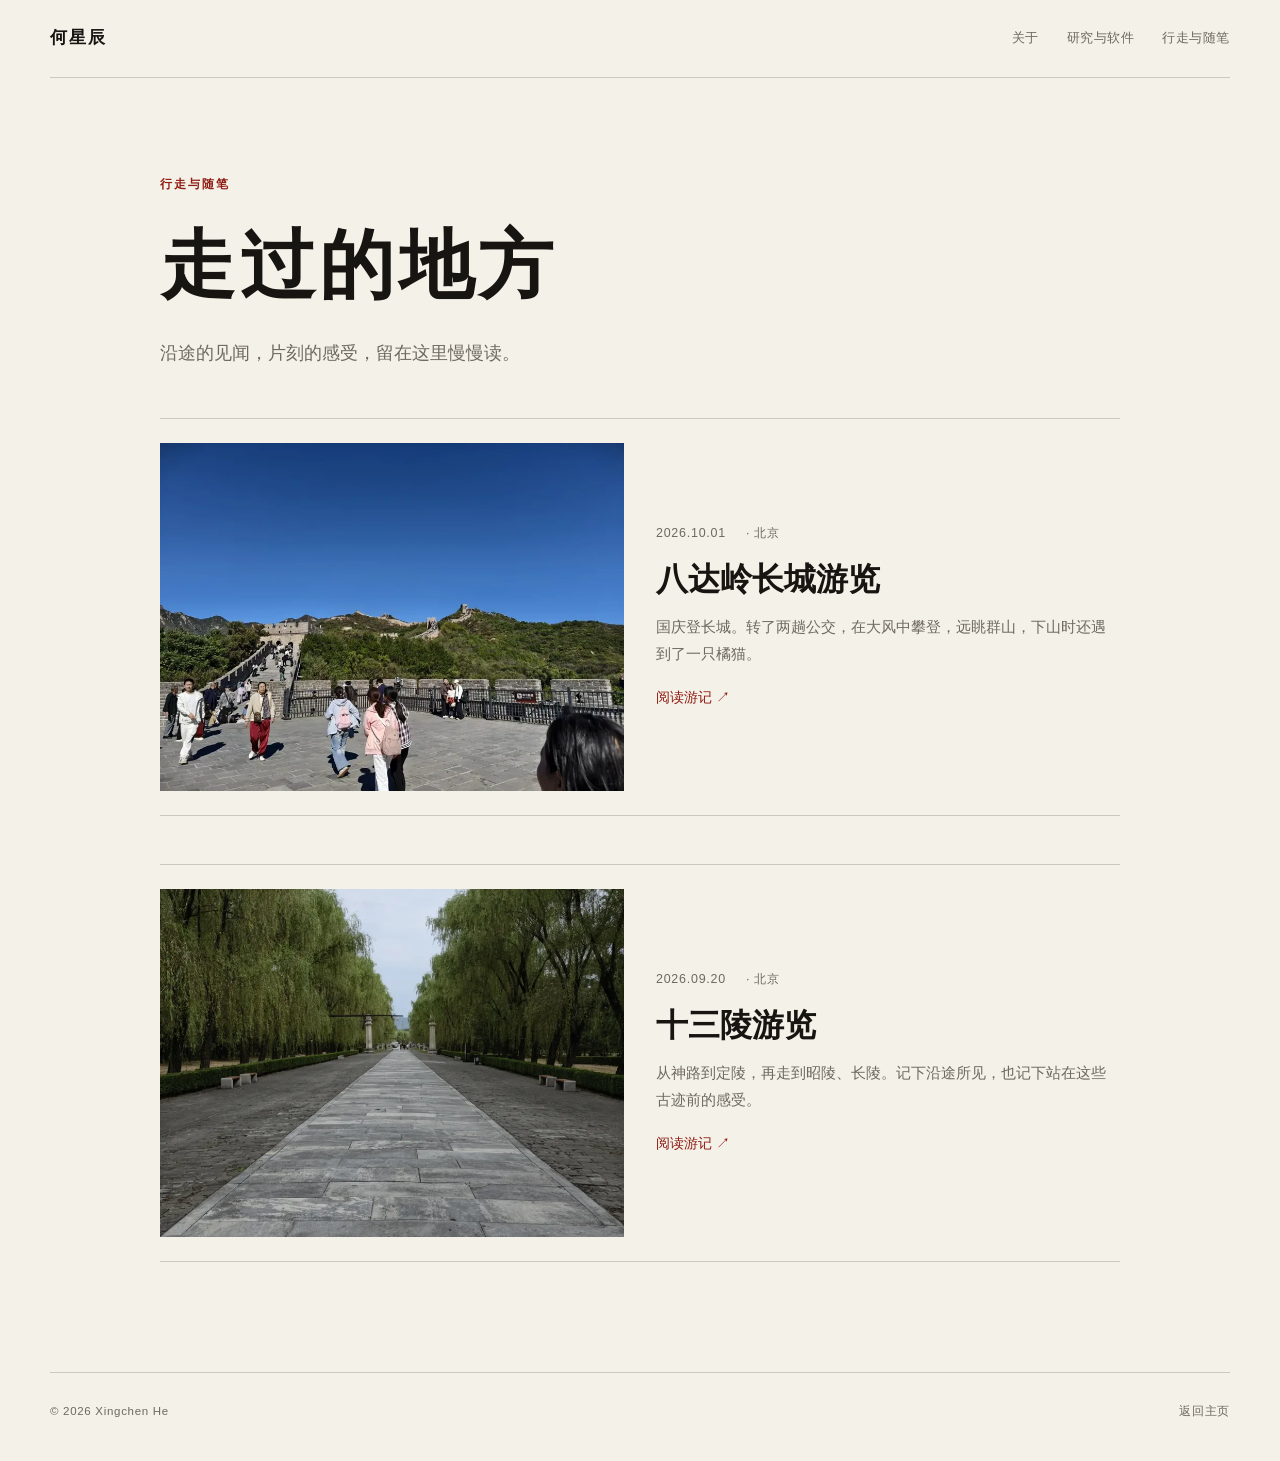
<file: journal/index.html>
<!DOCTYPE html>
<html lang="zh-CN"><head><meta charset="UTF-8"><meta name="viewport" content="width=device-width, initial-scale=1.0"><meta name="description" content="何星辰的行走与随笔，记录旅途中的见闻与感受。"><meta name="author" content="Xingchen He"><title>行走与随笔 | 何星辰</title><link rel="canonical" href="https://chuan1937.github.io/journal/"><link rel="stylesheet" href="../styles.css"><link rel="stylesheet" href="journal.css"></head>
<body><header class="site-header"><a class="site-name" href="../">何星辰</a><nav aria-label="主导航"><a href="../#about">关于</a><a href="../#work">研究与软件</a><a href="./" aria-current="page">行走与随笔</a></nav></header>
<main class="journal-index"><p class="section-label">行走与随笔</p><h1>走过的地方</h1><p class="journal-intro">沿途的见闻，片刻的感受，留在这里慢慢读。</p><a class="journal-card" href="2026-10-01-badaling/">
  <img src="../assets/images/travel/2026-10-01-badaling/cover.webp" width="900" height="675" alt="蓝天下的八达岭长城与登城游客" loading="lazy" decoding="async">
  <div class="journal-card-copy"><p class="journal-meta"><time datetime="2026-10-01">2026.10.01</time> · 北京</p><h3>八达岭长城游览</h3><p>国庆登长城。转了两趟公交，在大风中攀登，远眺群山，下山时还遇到了一只橘猫。</p><span class="read-link">阅读游记 ↗</span></div>
</a>
<a class="journal-card" href="2026-09-20-ming-tombs/">
  <img src="../assets/images/travel/2026-09-20-ming-tombs/cover.webp" width="900" height="675" alt="树荫之间的十三陵神路" loading="lazy" decoding="async">
  <div class="journal-card-copy"><p class="journal-meta"><time datetime="2026-09-20">2026.09.20</time> · 北京</p><h3>十三陵游览</h3><p>从神路到定陵，再走到昭陵、长陵。记下沿途所见，也记下站在这些古迹前的感受。</p><span class="read-link">阅读游记 ↗</span></div>
</a></main><footer><p>© 2026 Xingchen He</p><a href="../">返回主页</a></footer></body></html>
</file>
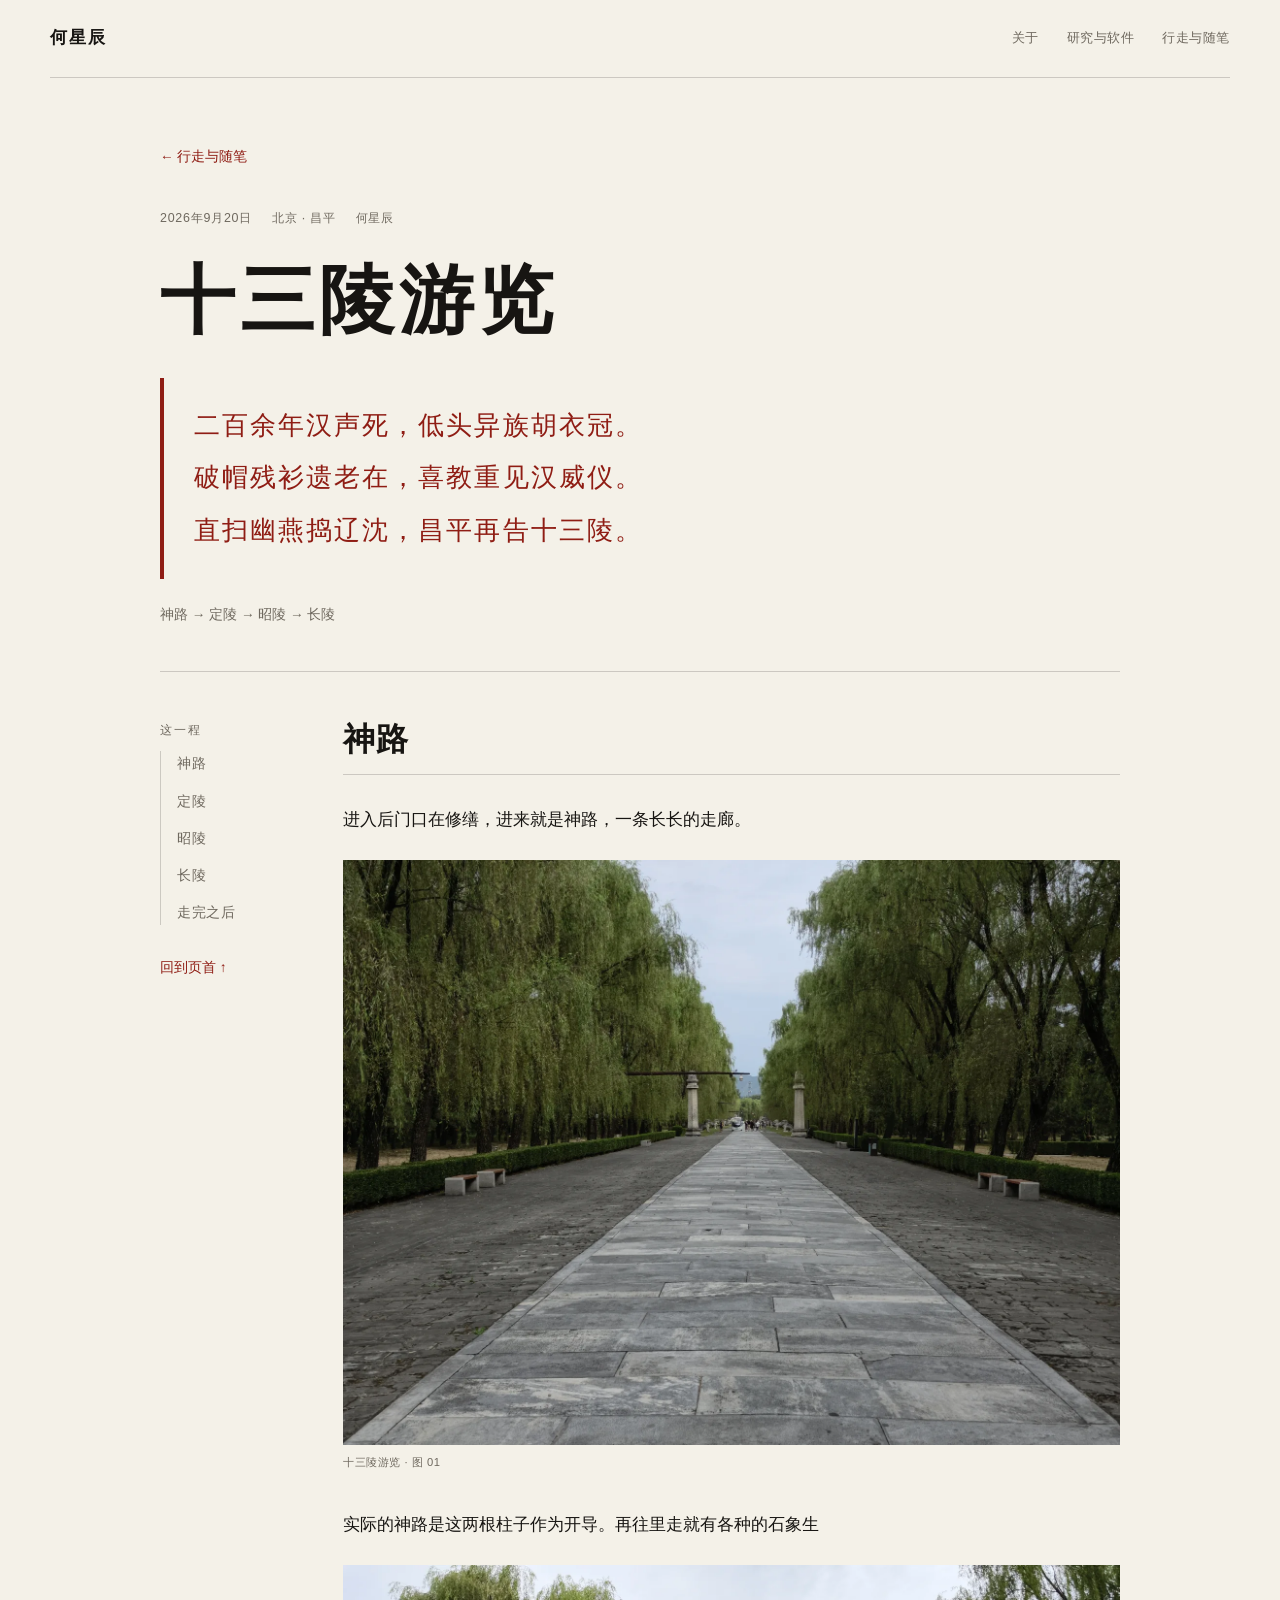
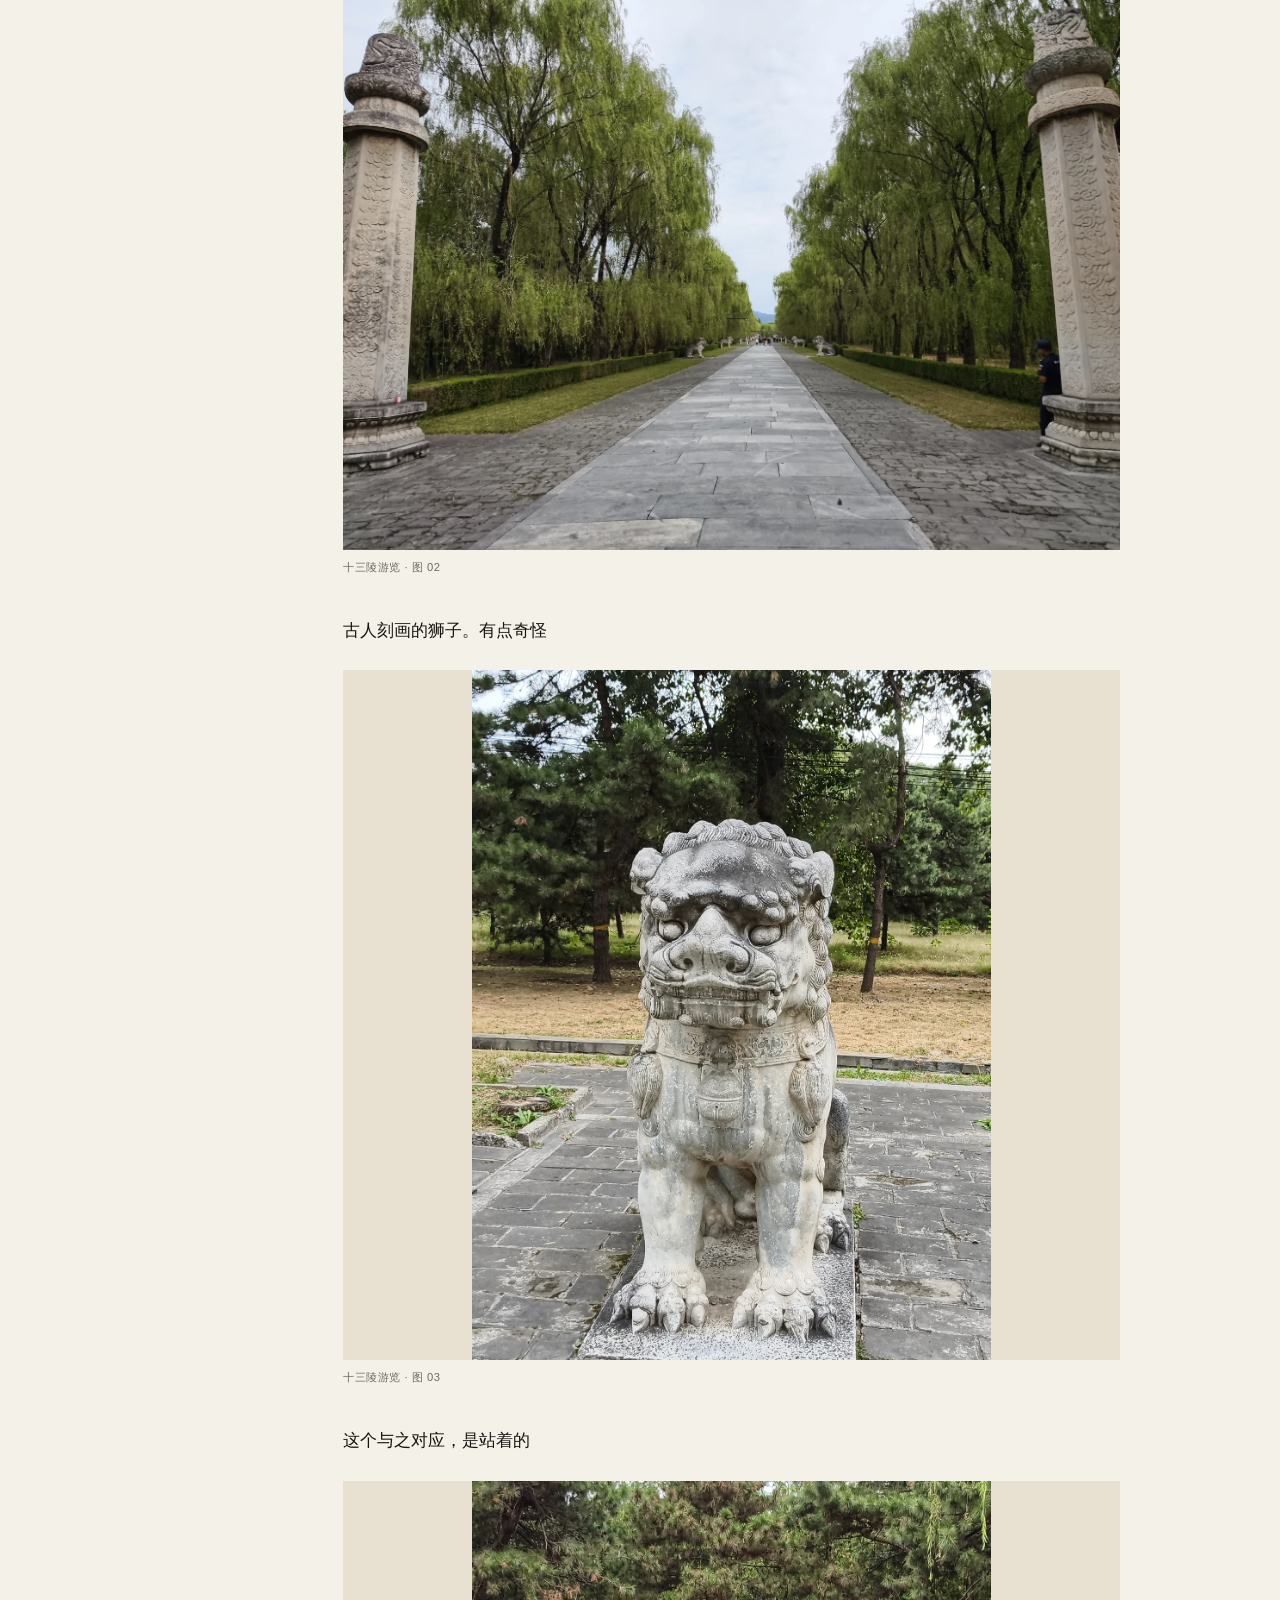
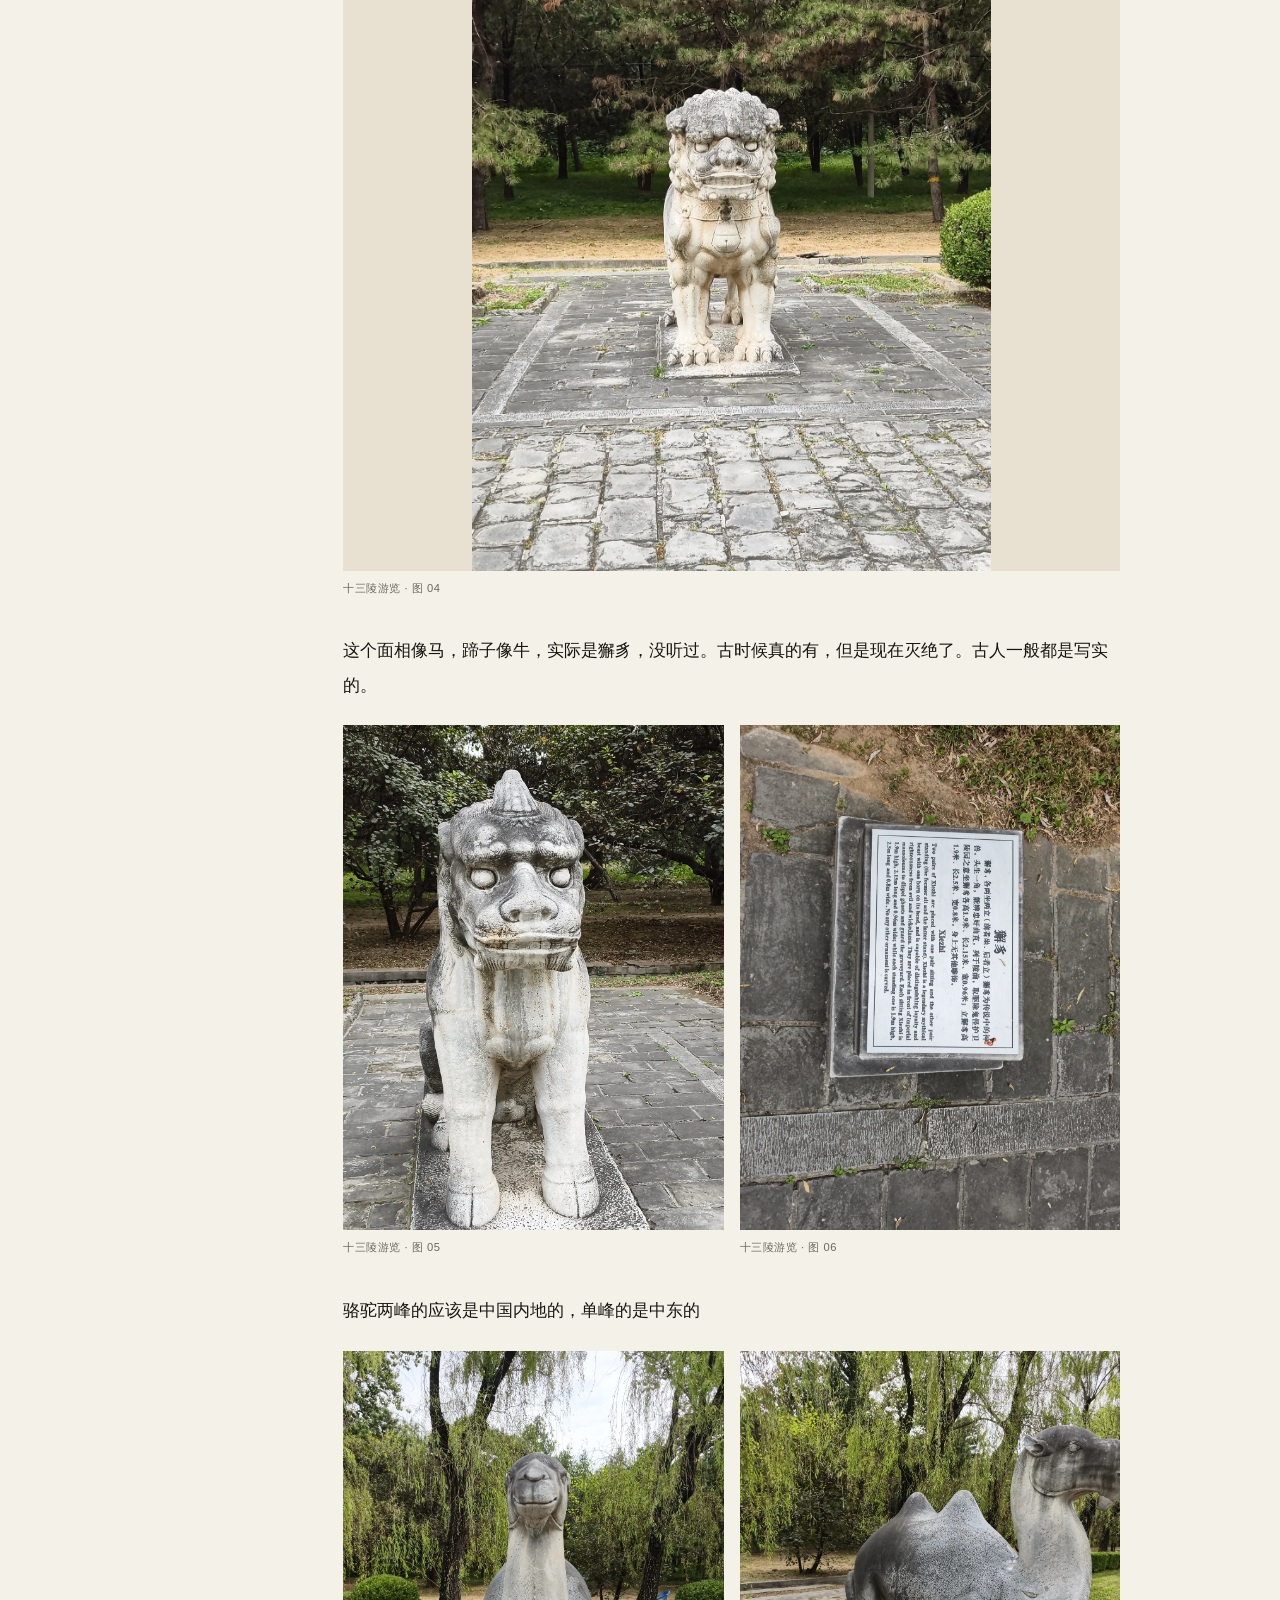
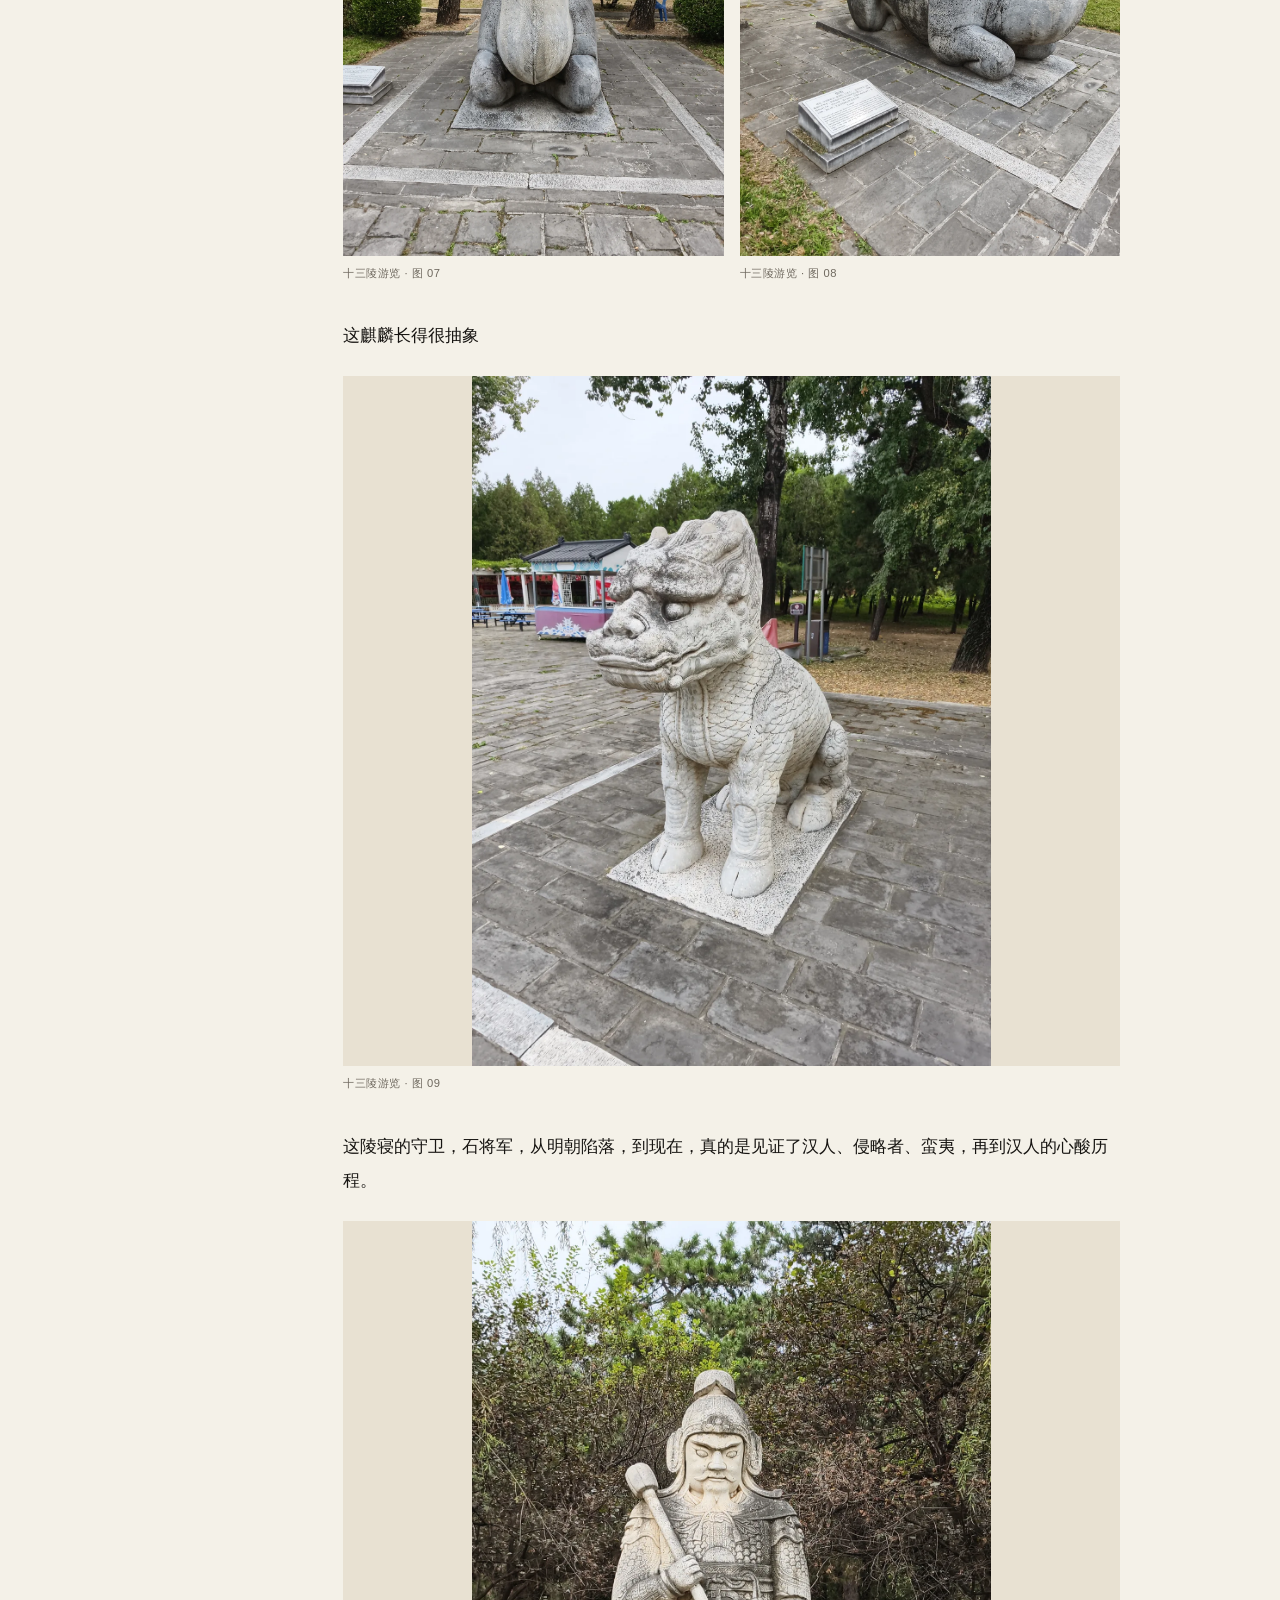
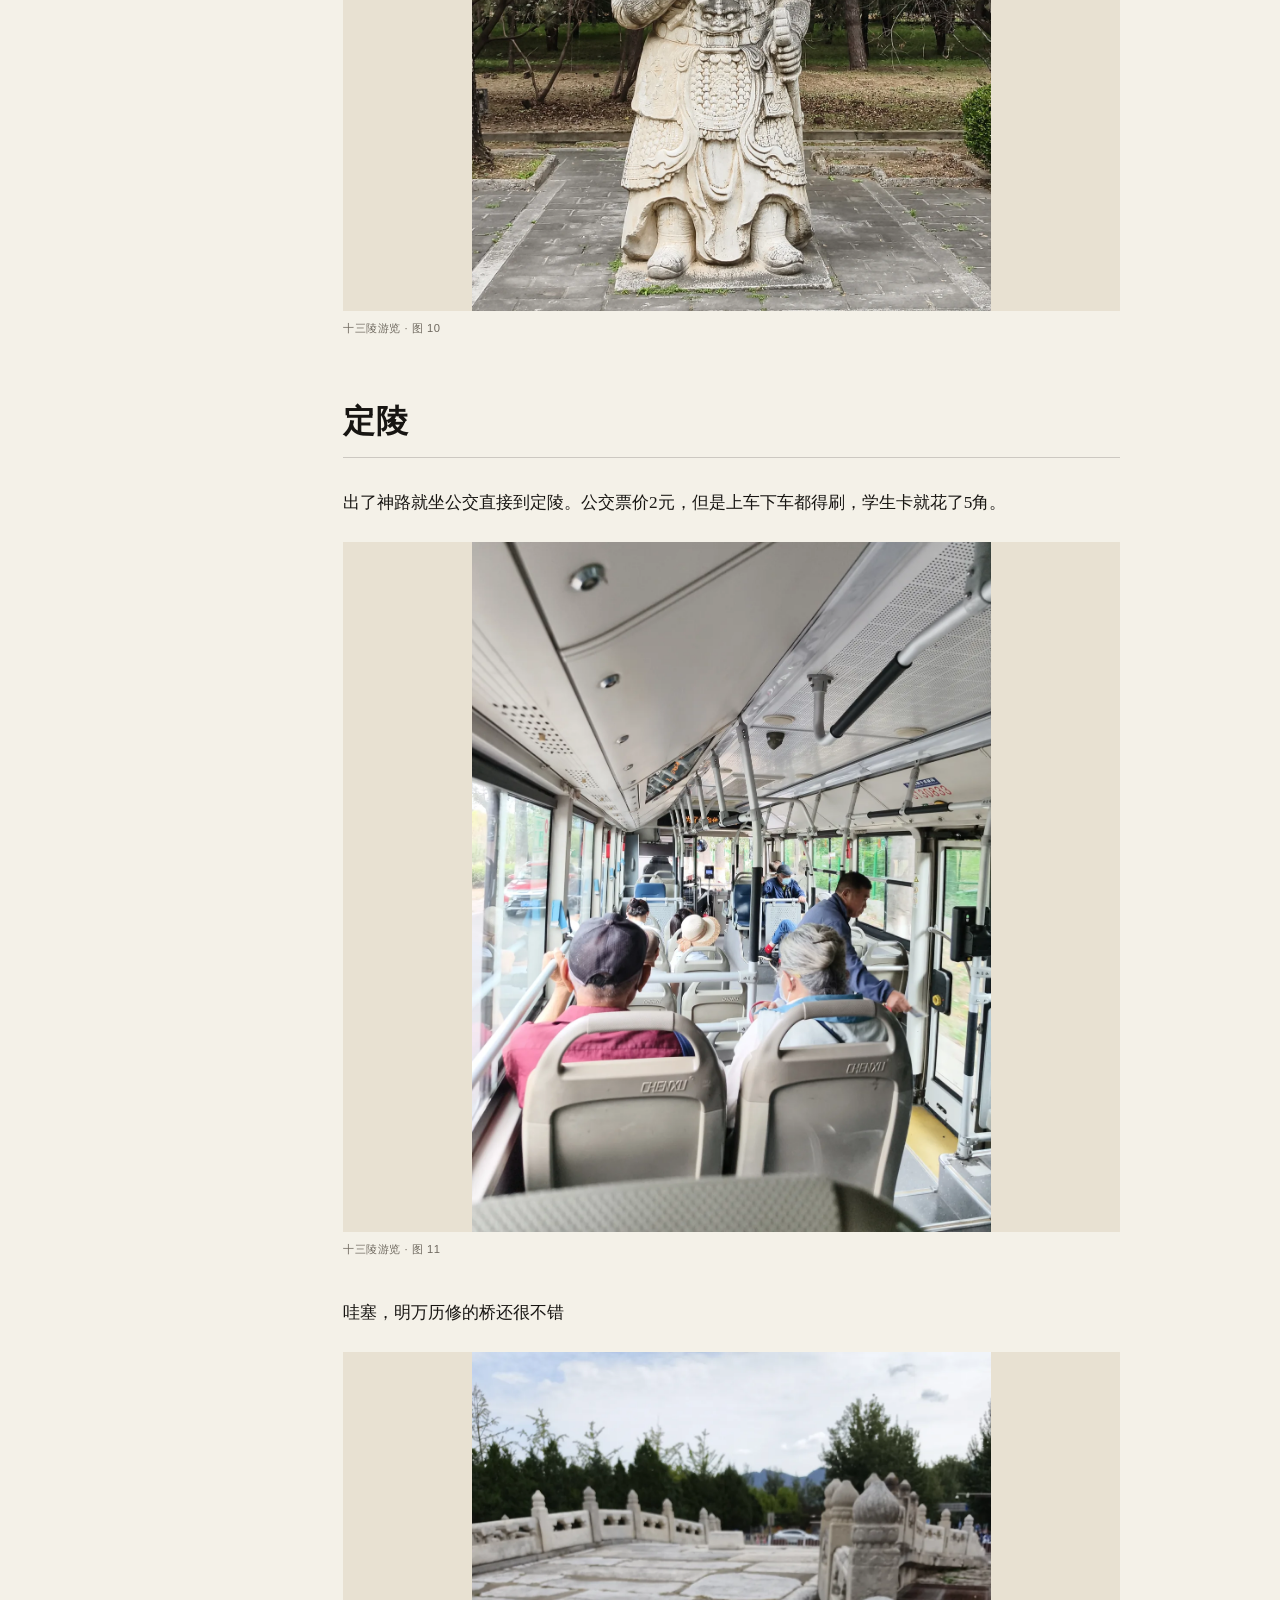
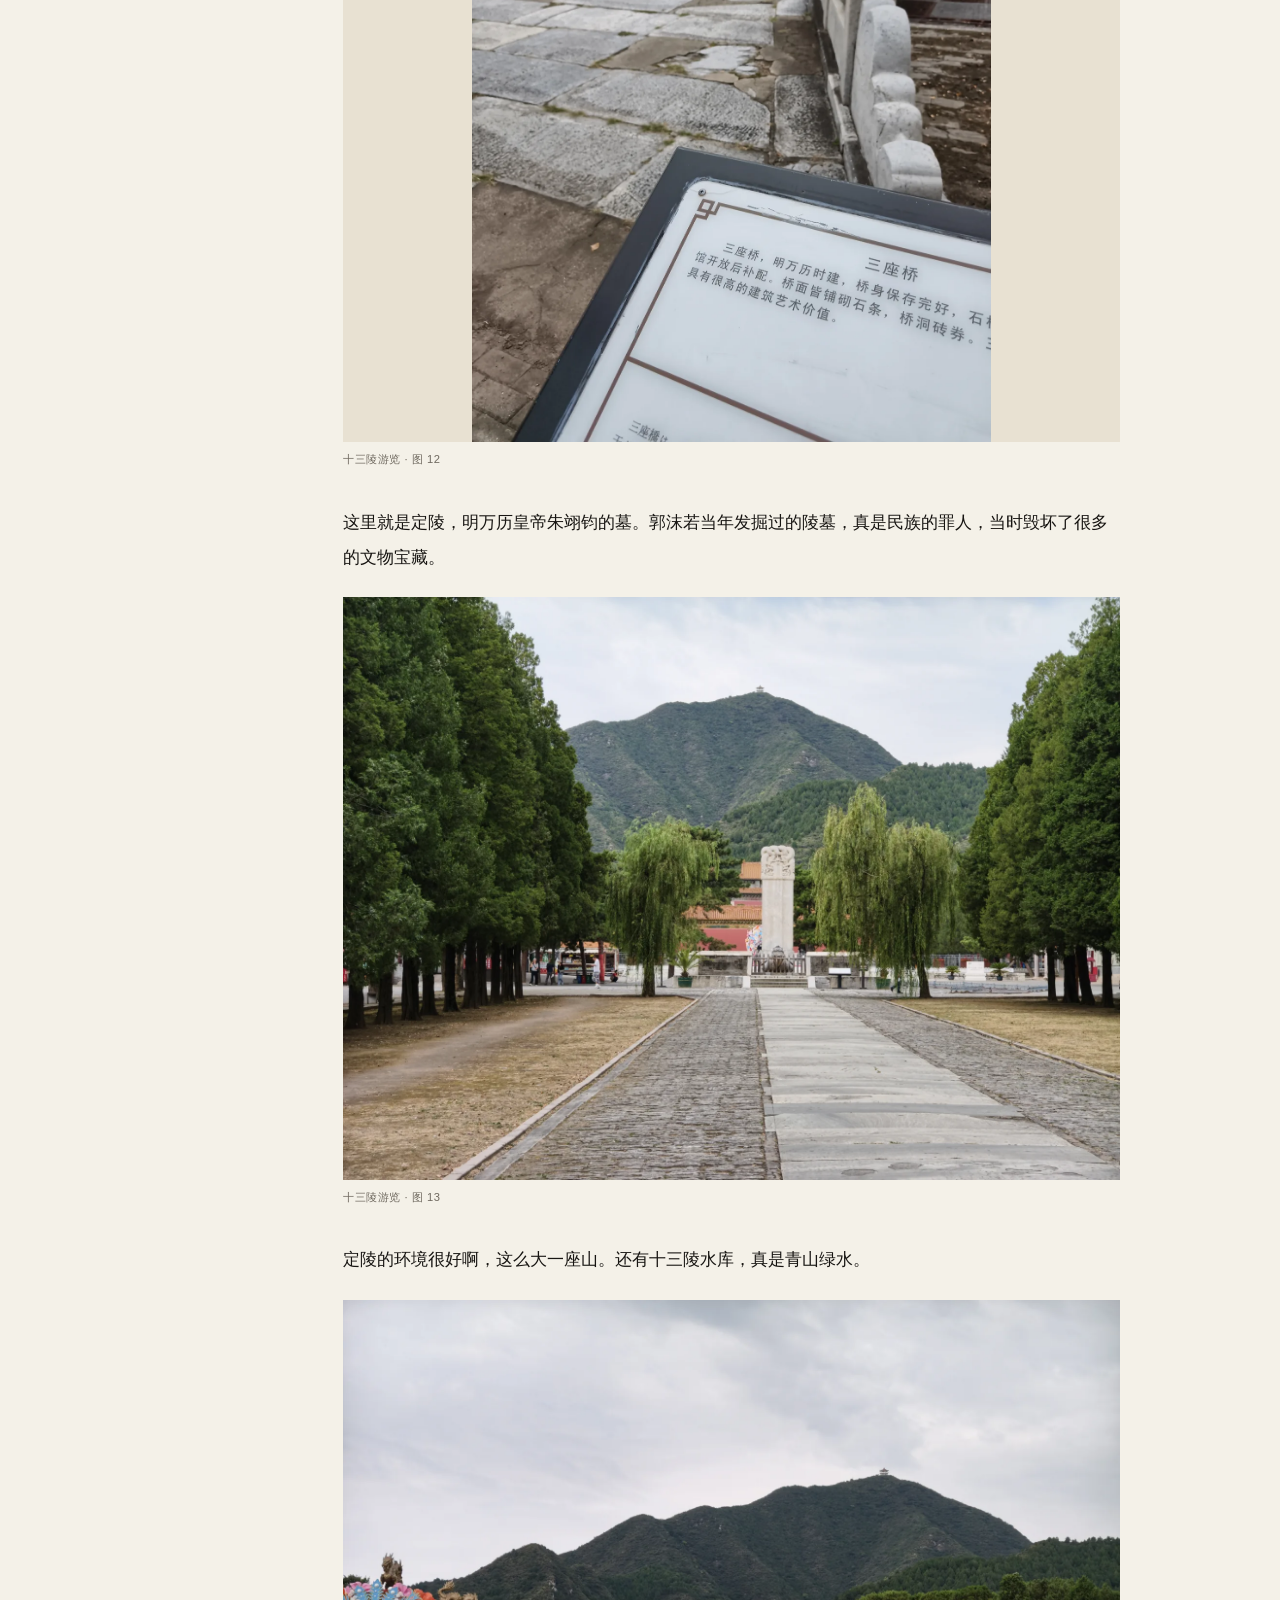
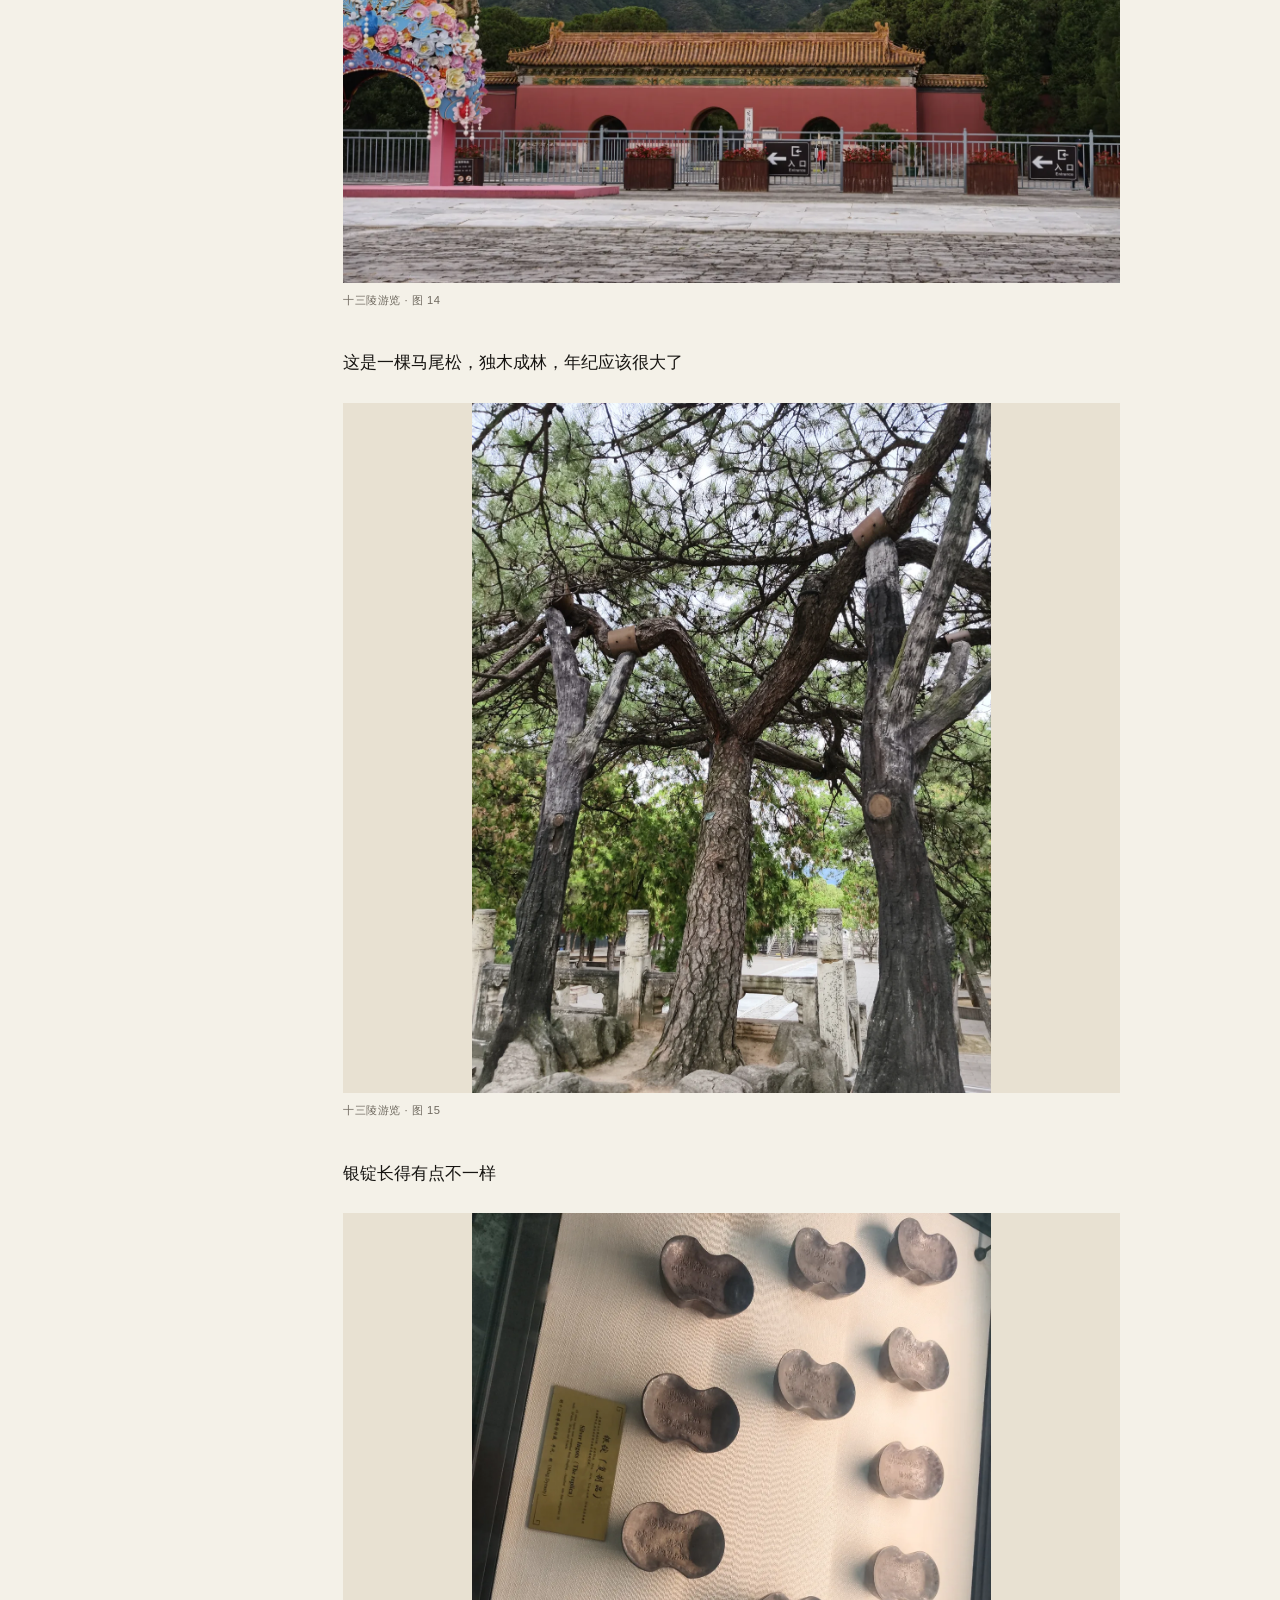
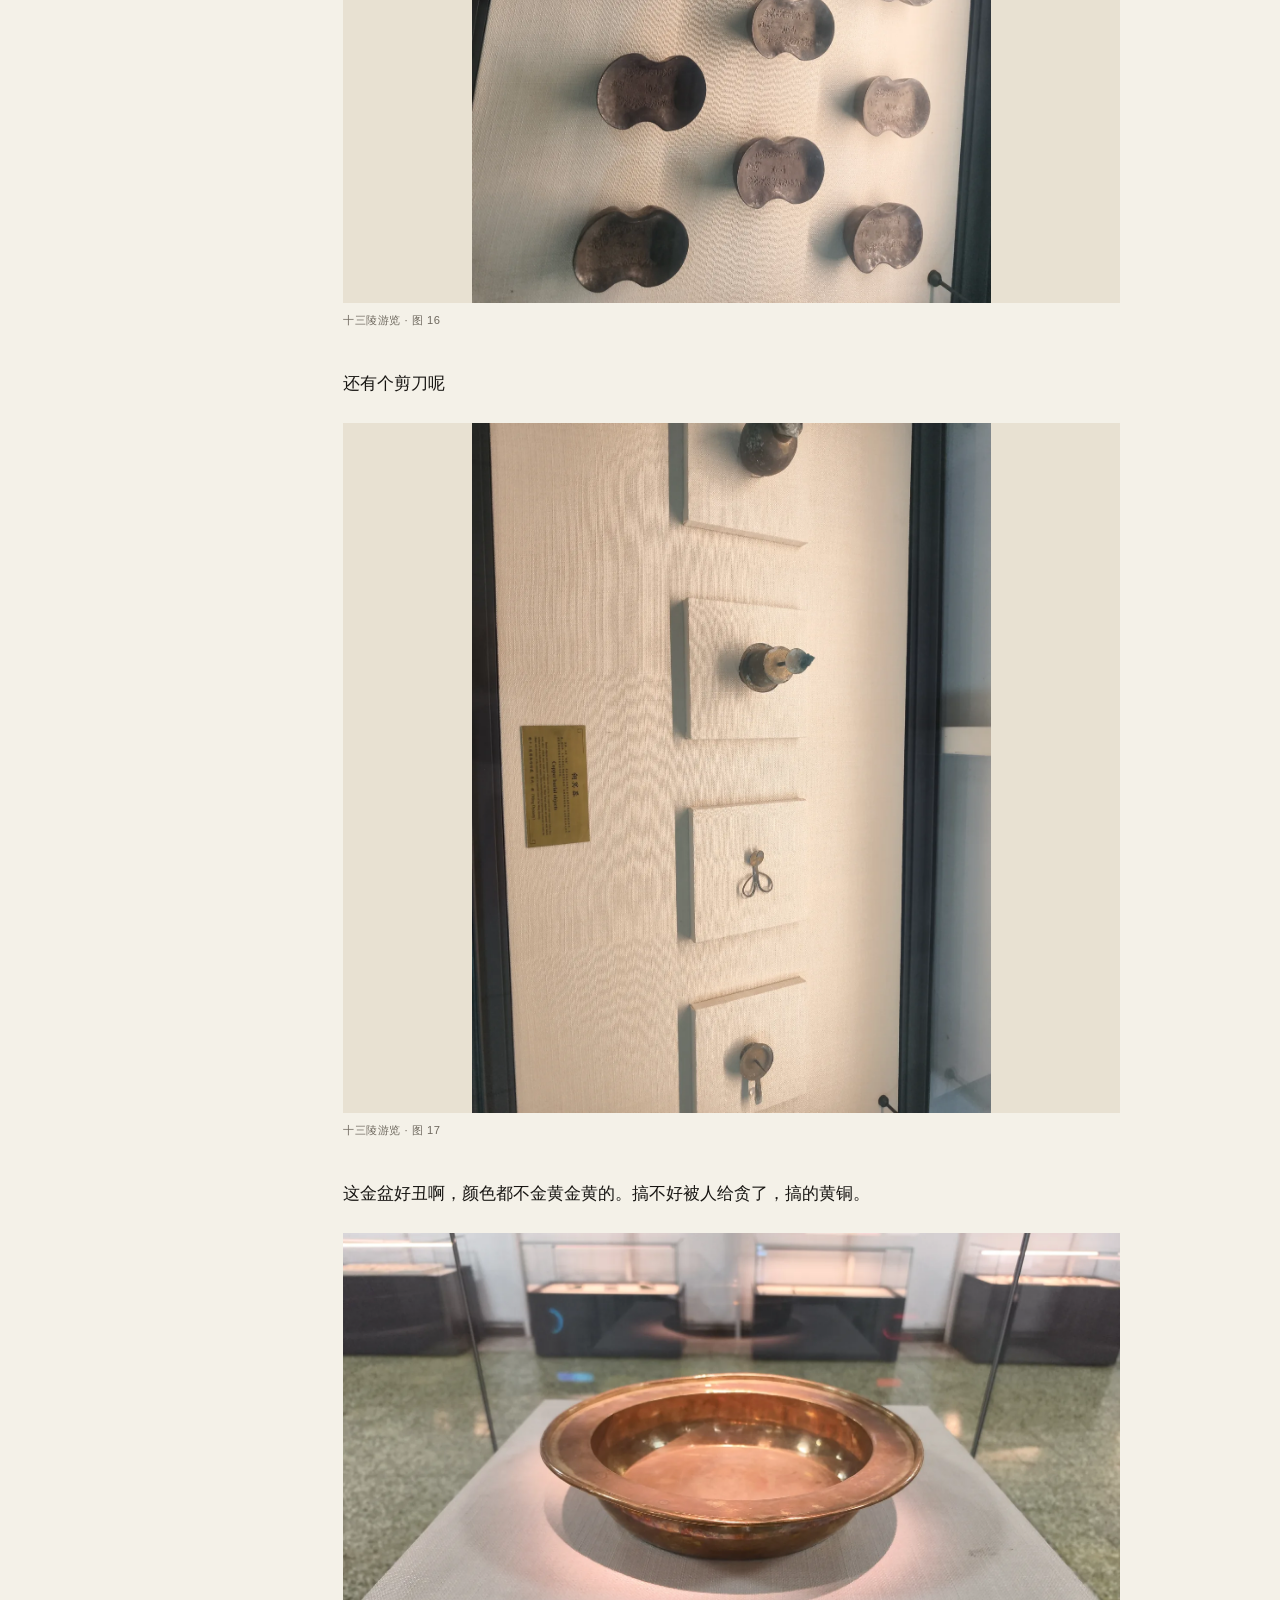
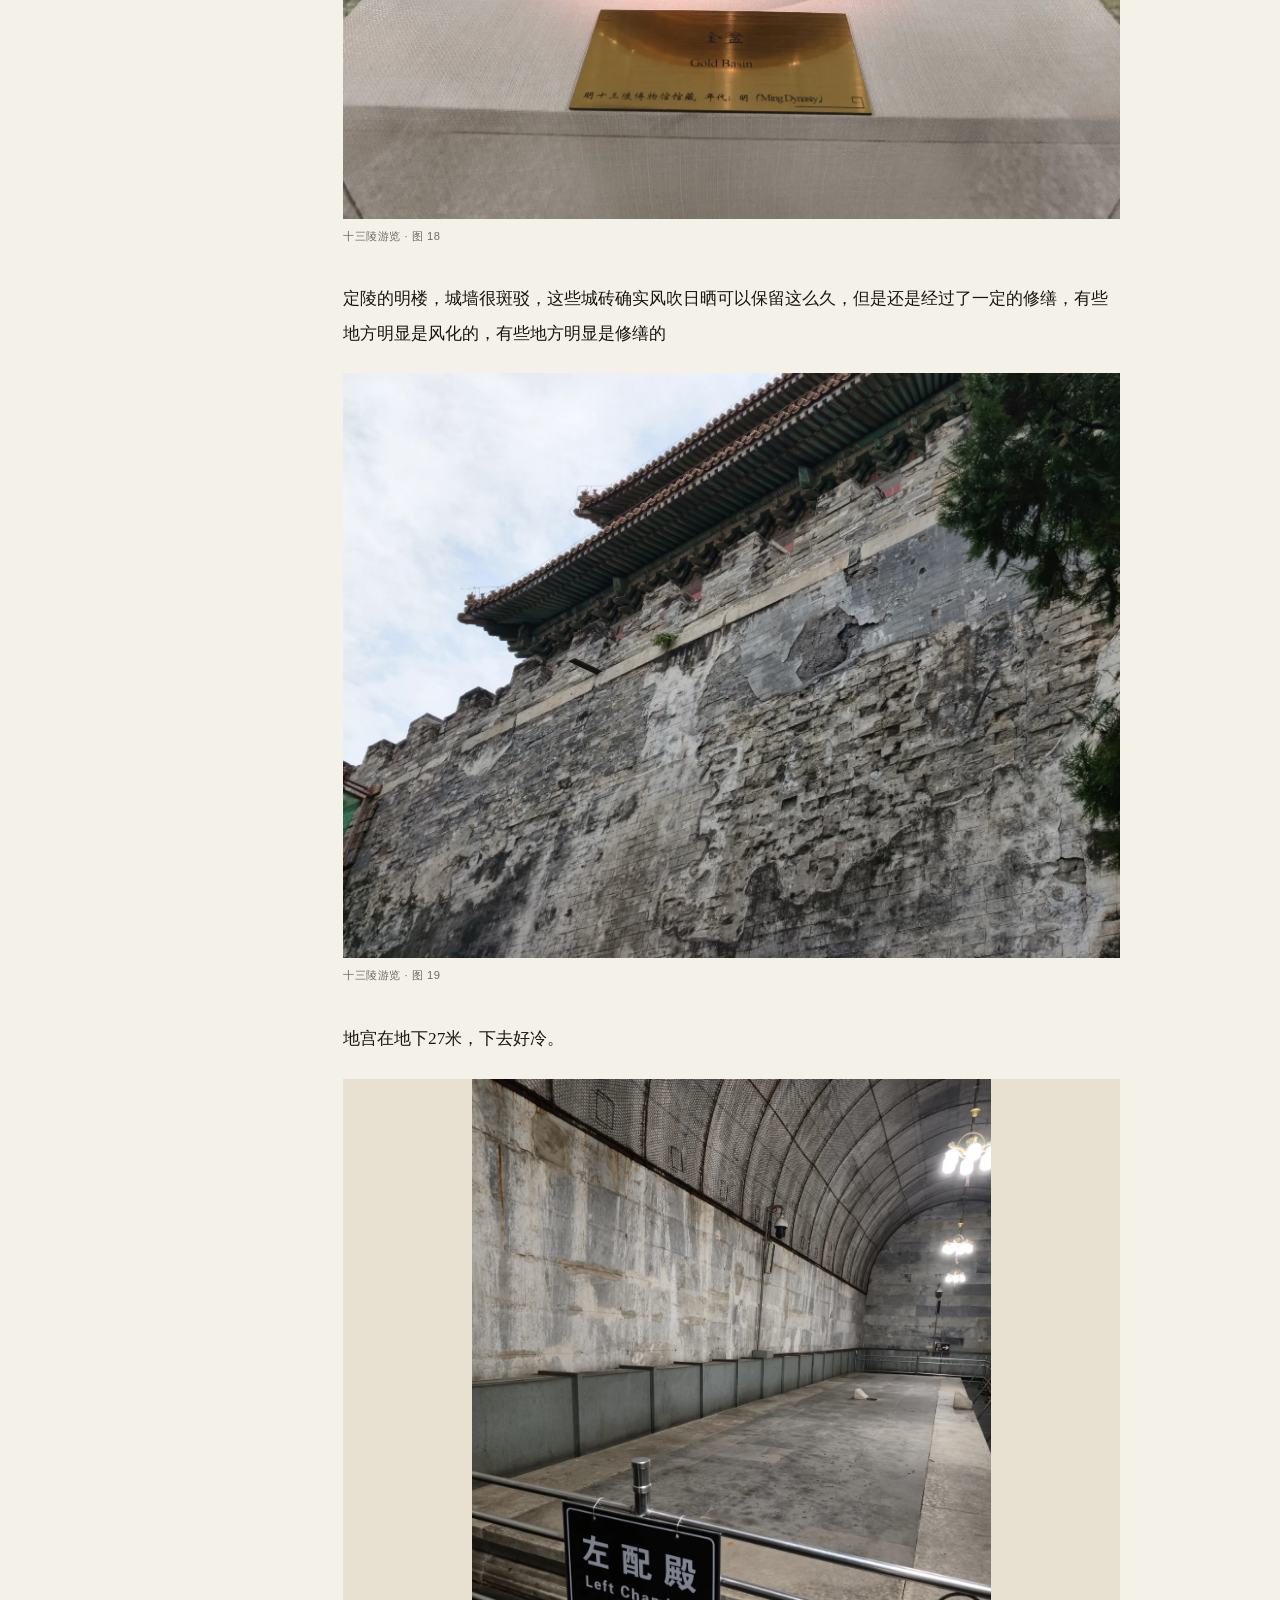
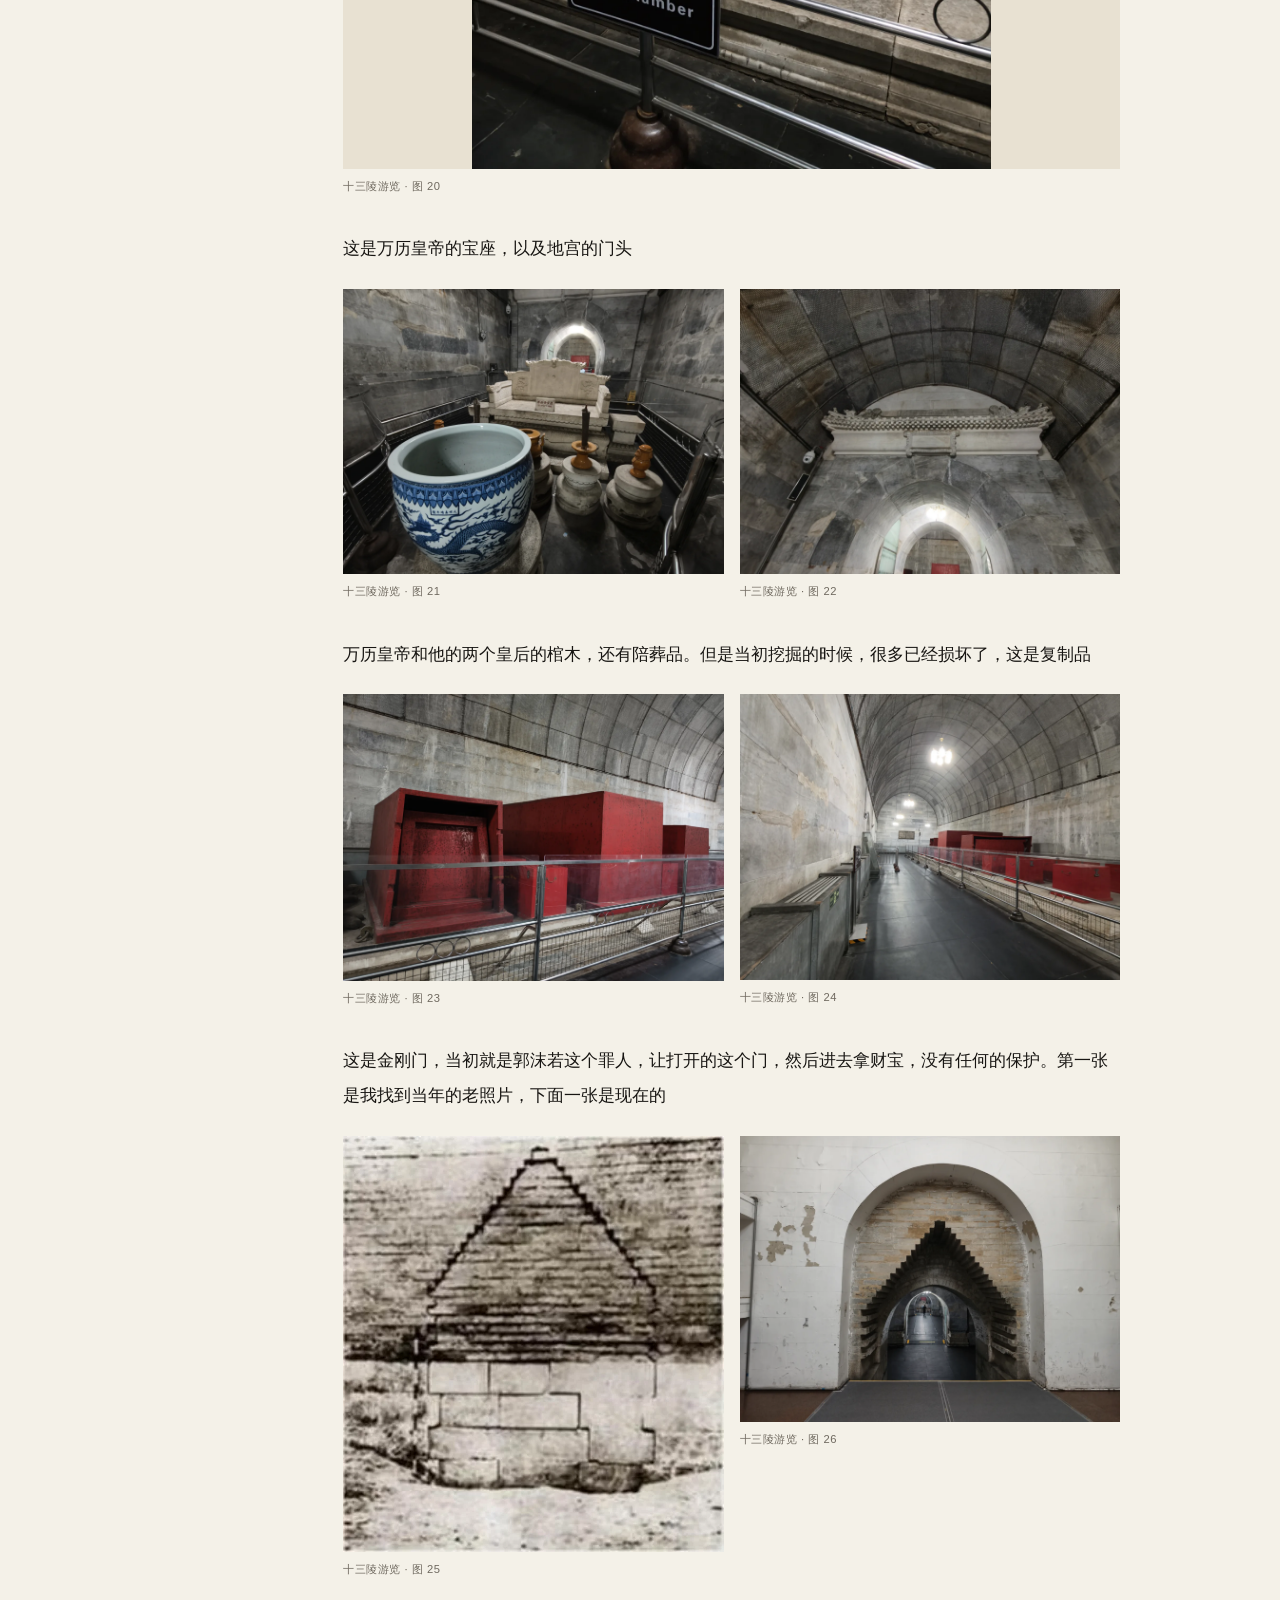
<file: journal/2026-09-20-ming-tombs/index.html>
<!DOCTYPE html>
<html lang="zh-CN">
<head>
  <meta charset="UTF-8">
  <meta name="viewport" content="width=device-width, initial-scale=1.0">
  <meta name="author" content="Xingchen He">
  <meta name="description" content="2026年9月20日的十三陵游记：从神路到定陵、昭陵与长陵，用文字和43张图片记下一天的见闻。">
  <meta property="og:title" content="十三陵游览 | 何星辰">
  <meta property="og:description" content="神路、定陵、昭陵、长陵。一日行走，沿途所见。">
  <meta property="og:type" content="article">
  <meta property="og:url" content="https://chuan1937.github.io/journal/2026-09-20-ming-tombs/">
  <meta property="og:image" content="https://chuan1937.github.io/assets/images/travel/2026-09-20-ming-tombs/cover.webp">
  <meta property="article:published_time" content="2026-09-20">
  <link rel="canonical" href="https://chuan1937.github.io/journal/2026-09-20-ming-tombs/">
  <title>十三陵游览 | 何星辰</title>
  <link rel="stylesheet" href="../../styles.css">
  <link rel="stylesheet" href="../journal.css">
</head>
<body class="journal-page">
  <a class="skip-link" href="#article">跳到正文</a>
  <header class="site-header">
    <a class="site-name" href="../../">何星辰</a>
    <nav aria-label="主导航"><a href="../../#about">关于</a><a href="../../#work">研究与软件</a><a href="../" aria-current="true">行走与随笔</a></nav>
  </header>
  <main id="top">
    <header class="journal-heading">
      <a class="back-link" href="../">← 行走与随笔</a>
      <p class="journal-meta"><time datetime="2026-09-20">2026年9月20日</time><span>北京 · 昌平</span><span>何星辰</span></p>
      <h1>十三陵游览</h1>
      <p class="journal-epigraph">二百余年汉声死，低头异族胡衣冠。<br>破帽残衫遗老在，喜教重见汉威仪。<br>直扫幽燕捣辽沈，昌平再告十三陵。</p>
      <p class="journal-route">神路 → 定陵 → 昭陵 → 长陵</p>
      <p class="journal-views" data-views hidden>本文阅读 <span id="vercount_value_page_pv" data-views-count>…</span> 次</p>
    </header>
    <div class="journal-layout">
      <aside class="journal-toc" aria-label="游记目录"><p>这一程</p><nav aria-label="文章章节"><a href="#shenlu">神路</a><a href="#dingling">定陵</a><a href="#zhaoling">昭陵</a><a href="#changling">长陵</a><a href="#afterword">走完之后</a></nav><a class="back-link" href="#top">回到页首 ↑</a></aside>
      <article id="article" class="journal-body">
<section class="journal-section" id="shenlu" aria-labelledby="shenlu-title"><h2 id="shenlu-title">神路</h2>
<p>进入后门口在修缮，进来就是神路，一条长长的走廊。</p>
<div class="photo-group">
<figure><a href="../../assets/images/travel/2026-09-20-ming-tombs/01.webp" target="_blank" rel="noopener" aria-label="查看图 01 大图（新窗口）"><img src="../../assets/images/travel/2026-09-20-ming-tombs/01.webp" alt="神路游览记录，第 1 张图片" width="1600" height="1205" loading="lazy" decoding="async"></a><figcaption>十三陵游览 · 图 01</figcaption></figure>
</div>
<p>实际的神路是这两根柱子作为开导。再往里走就有各种的石象生</p>
<div class="photo-group">
<figure><a href="../../assets/images/travel/2026-09-20-ming-tombs/02.webp" target="_blank" rel="noopener" aria-label="查看图 02 大图（新窗口）"><img src="../../assets/images/travel/2026-09-20-ming-tombs/02.webp" alt="神路游览记录，第 2 张图片" width="1600" height="1205" loading="lazy" decoding="async"></a><figcaption>十三陵游览 · 图 02</figcaption></figure>
</div>
<p>古人刻画的狮子。有点奇怪</p>
<div class="photo-group">
<figure><a href="../../assets/images/travel/2026-09-20-ming-tombs/03.webp" target="_blank" rel="noopener" aria-label="查看图 03 大图（新窗口）"><img src="../../assets/images/travel/2026-09-20-ming-tombs/03.webp" alt="神路游览记录，第 3 张图片" width="1205" height="1600" loading="lazy" decoding="async"></a><figcaption>十三陵游览 · 图 03</figcaption></figure>
</div>
<p>这个与之对应，是站着的</p>
<div class="photo-group">
<figure><a href="../../assets/images/travel/2026-09-20-ming-tombs/04.webp" target="_blank" rel="noopener" aria-label="查看图 04 大图（新窗口）"><img src="../../assets/images/travel/2026-09-20-ming-tombs/04.webp" alt="神路游览记录，第 4 张图片" width="1205" height="1600" loading="lazy" decoding="async"></a><figcaption>十三陵游览 · 图 04</figcaption></figure>
</div>
<p>这个面相像马，蹄子像牛，实际是獬豸，没听过。古时候真的有，但是现在灭绝了。古人一般都是写实的。</p>
<div class="photo-group">
<figure><a href="../../assets/images/travel/2026-09-20-ming-tombs/05.webp" target="_blank" rel="noopener" aria-label="查看图 05 大图（新窗口）"><img src="../../assets/images/travel/2026-09-20-ming-tombs/05.webp" alt="神路游览记录，第 5 张图片" width="1205" height="1600" loading="lazy" decoding="async"></a><figcaption>十三陵游览 · 图 05</figcaption></figure>
<figure><a href="../../assets/images/travel/2026-09-20-ming-tombs/06.webp" target="_blank" rel="noopener" aria-label="查看图 06 大图（新窗口）"><img src="../../assets/images/travel/2026-09-20-ming-tombs/06.webp" alt="神路游览记录，第 6 张图片" width="1205" height="1600" loading="lazy" decoding="async"></a><figcaption>十三陵游览 · 图 06</figcaption></figure>
</div>
<p>骆驼两峰的应该是中国内地的，单峰的是中东的</p>
<div class="photo-group">
<figure><a href="../../assets/images/travel/2026-09-20-ming-tombs/07.webp" target="_blank" rel="noopener" aria-label="查看图 07 大图（新窗口）"><img src="../../assets/images/travel/2026-09-20-ming-tombs/07.webp" alt="神路游览记录，第 7 张图片" width="1205" height="1600" loading="lazy" decoding="async"></a><figcaption>十三陵游览 · 图 07</figcaption></figure>
<figure><a href="../../assets/images/travel/2026-09-20-ming-tombs/08.webp" target="_blank" rel="noopener" aria-label="查看图 08 大图（新窗口）"><img src="../../assets/images/travel/2026-09-20-ming-tombs/08.webp" alt="神路游览记录，第 8 张图片" width="1205" height="1600" loading="lazy" decoding="async"></a><figcaption>十三陵游览 · 图 08</figcaption></figure>
</div>
<p>这麒麟长得很抽象</p>
<div class="photo-group">
<figure><a href="../../assets/images/travel/2026-09-20-ming-tombs/09.webp" target="_blank" rel="noopener" aria-label="查看图 09 大图（新窗口）"><img src="../../assets/images/travel/2026-09-20-ming-tombs/09.webp" alt="神路游览记录，第 9 张图片" width="1205" height="1600" loading="lazy" decoding="async"></a><figcaption>十三陵游览 · 图 09</figcaption></figure>
</div>
<p>这陵寝的守卫，石将军，从明朝陷落，到现在，真的是见证了汉人、侵略者、蛮夷，再到汉人的心酸历程。</p>
<div class="photo-group">
<figure><a href="../../assets/images/travel/2026-09-20-ming-tombs/10.webp" target="_blank" rel="noopener" aria-label="查看图 10 大图（新窗口）"><img src="../../assets/images/travel/2026-09-20-ming-tombs/10.webp" alt="神路游览记录，第 10 张图片" width="1205" height="1600" loading="lazy" decoding="async"></a><figcaption>十三陵游览 · 图 10</figcaption></figure>
</div>
</section>
<section class="journal-section" id="dingling" aria-labelledby="dingling-title"><h2 id="dingling-title">定陵</h2>
<p>出了神路就坐公交直接到定陵。公交票价2元，但是上车下车都得刷，学生卡就花了5角。</p>
<div class="photo-group">
<figure><a href="../../assets/images/travel/2026-09-20-ming-tombs/11.webp" target="_blank" rel="noopener" aria-label="查看图 11 大图（新窗口）"><img src="../../assets/images/travel/2026-09-20-ming-tombs/11.webp" alt="定陵游览记录，第 11 张图片" width="1205" height="1600" loading="lazy" decoding="async"></a><figcaption>十三陵游览 · 图 11</figcaption></figure>
</div>
<p>哇塞，明万历修的桥还很不错</p>
<div class="photo-group">
<figure><a href="../../assets/images/travel/2026-09-20-ming-tombs/12.webp" target="_blank" rel="noopener" aria-label="查看图 12 大图（新窗口）"><img src="../../assets/images/travel/2026-09-20-ming-tombs/12.webp" alt="定陵游览记录，第 12 张图片" width="1205" height="1600" loading="lazy" decoding="async"></a><figcaption>十三陵游览 · 图 12</figcaption></figure>
</div>
<p>这里就是定陵，明万历皇帝朱翊钧的墓。郭沫若当年发掘过的陵墓，真是民族的罪人，当时毁坏了很多的文物宝藏。</p>
<div class="photo-group">
<figure><a href="../../assets/images/travel/2026-09-20-ming-tombs/13.webp" target="_blank" rel="noopener" aria-label="查看图 13 大图（新窗口）"><img src="../../assets/images/travel/2026-09-20-ming-tombs/13.webp" alt="定陵游览记录，第 13 张图片" width="1600" height="1200" loading="lazy" decoding="async"></a><figcaption>十三陵游览 · 图 13</figcaption></figure>
</div>
<p>定陵的环境很好啊，这么大一座山。还有十三陵水库，真是青山绿水。</p>
<div class="photo-group">
<figure><a href="../../assets/images/travel/2026-09-20-ming-tombs/14.webp" target="_blank" rel="noopener" aria-label="查看图 14 大图（新窗口）"><img src="../../assets/images/travel/2026-09-20-ming-tombs/14.webp" alt="定陵游览记录，第 14 张图片" width="1600" height="1200" loading="lazy" decoding="async"></a><figcaption>十三陵游览 · 图 14</figcaption></figure>
</div>
<p>这是一棵马尾松，独木成林，年纪应该很大了</p>
<div class="photo-group">
<figure><a href="../../assets/images/travel/2026-09-20-ming-tombs/15.webp" target="_blank" rel="noopener" aria-label="查看图 15 大图（新窗口）"><img src="../../assets/images/travel/2026-09-20-ming-tombs/15.webp" alt="定陵游览记录，第 15 张图片" width="1205" height="1600" loading="lazy" decoding="async"></a><figcaption>十三陵游览 · 图 15</figcaption></figure>
</div>
<p>银锭长得有点不一样</p>
<div class="photo-group">
<figure><a href="../../assets/images/travel/2026-09-20-ming-tombs/16.webp" target="_blank" rel="noopener" aria-label="查看图 16 大图（新窗口）"><img src="../../assets/images/travel/2026-09-20-ming-tombs/16.webp" alt="定陵游览记录，第 16 张图片" width="1205" height="1600" loading="lazy" decoding="async"></a><figcaption>十三陵游览 · 图 16</figcaption></figure>
</div>
<p>还有个剪刀呢</p>
<div class="photo-group">
<figure><a href="../../assets/images/travel/2026-09-20-ming-tombs/17.webp" target="_blank" rel="noopener" aria-label="查看图 17 大图（新窗口）"><img src="../../assets/images/travel/2026-09-20-ming-tombs/17.webp" alt="定陵游览记录，第 17 张图片" width="1205" height="1600" loading="lazy" decoding="async"></a><figcaption>十三陵游览 · 图 17</figcaption></figure>
</div>
<p>这金盆好丑啊，颜色都不金黄金黄的。搞不好被人给贪了，搞的黄铜。</p>
<div class="photo-group">
<figure><a href="../../assets/images/travel/2026-09-20-ming-tombs/18.webp" target="_blank" rel="noopener" aria-label="查看图 18 大图（新窗口）"><img src="../../assets/images/travel/2026-09-20-ming-tombs/18.webp" alt="定陵游览记录，第 18 张图片" width="1600" height="1205" loading="lazy" decoding="async"></a><figcaption>十三陵游览 · 图 18</figcaption></figure>
</div>
<p>定陵的明楼，城墙很斑驳，这些城砖确实风吹日晒可以保留这么久，但是还是经过了一定的修缮，有些地方明显是风化的，有些地方明显是修缮的</p>
<div class="photo-group">
<figure><a href="../../assets/images/travel/2026-09-20-ming-tombs/19.webp" target="_blank" rel="noopener" aria-label="查看图 19 大图（新窗口）"><img src="../../assets/images/travel/2026-09-20-ming-tombs/19.webp" alt="定陵游览记录，第 19 张图片" width="1600" height="1205" loading="lazy" decoding="async"></a><figcaption>十三陵游览 · 图 19</figcaption></figure>
</div>
<p>地宫在地下27米，下去好冷。</p>
<div class="photo-group">
<figure><a href="../../assets/images/travel/2026-09-20-ming-tombs/20.webp" target="_blank" rel="noopener" aria-label="查看图 20 大图（新窗口）"><img src="../../assets/images/travel/2026-09-20-ming-tombs/20.webp" alt="定陵游览记录，第 20 张图片" width="1205" height="1600" loading="lazy" decoding="async"></a><figcaption>十三陵游览 · 图 20</figcaption></figure>
</div>
<p>这是万历皇帝的宝座，以及地宫的门头</p>
<div class="photo-group">
<figure><a href="../../assets/images/travel/2026-09-20-ming-tombs/21.webp" target="_blank" rel="noopener" aria-label="查看图 21 大图（新窗口）"><img src="../../assets/images/travel/2026-09-20-ming-tombs/21.webp" alt="定陵游览记录，第 21 张图片" width="1600" height="1200" loading="lazy" decoding="async"></a><figcaption>十三陵游览 · 图 21</figcaption></figure>
<figure><a href="../../assets/images/travel/2026-09-20-ming-tombs/22.webp" target="_blank" rel="noopener" aria-label="查看图 22 大图（新窗口）"><img src="../../assets/images/travel/2026-09-20-ming-tombs/22.webp" alt="定陵游览记录，第 22 张图片" width="1600" height="1200" loading="lazy" decoding="async"></a><figcaption>十三陵游览 · 图 22</figcaption></figure>
</div>
<p>万历皇帝和他的两个皇后的棺木，还有陪葬品。但是当初挖掘的时候，很多已经损坏了，这是复制品</p>
<div class="photo-group">
<figure><a href="../../assets/images/travel/2026-09-20-ming-tombs/23.webp" target="_blank" rel="noopener" aria-label="查看图 23 大图（新窗口）"><img src="../../assets/images/travel/2026-09-20-ming-tombs/23.webp" alt="定陵游览记录，第 23 张图片" width="1600" height="1205" loading="lazy" decoding="async"></a><figcaption>十三陵游览 · 图 23</figcaption></figure>
<figure><a href="../../assets/images/travel/2026-09-20-ming-tombs/24.webp" target="_blank" rel="noopener" aria-label="查看图 24 大图（新窗口）"><img src="../../assets/images/travel/2026-09-20-ming-tombs/24.webp" alt="定陵游览记录，第 24 张图片" width="1600" height="1200" loading="lazy" decoding="async"></a><figcaption>十三陵游览 · 图 24</figcaption></figure>
</div>
<p>这是金刚门，当初就是郭沫若这个罪人，让打开的这个门，然后进去拿财宝，没有任何的保护。第一张是我找到当年的老照片，下面一张是现在的</p>
<div class="photo-group">
<figure><a href="../../assets/images/travel/2026-09-20-ming-tombs/25.webp" target="_blank" rel="noopener" aria-label="查看图 25 大图（新窗口）"><img src="../../assets/images/travel/2026-09-20-ming-tombs/25.webp" alt="定陵游览记录，第 25 张图片" width="720" height="788" loading="lazy" decoding="async"></a><figcaption>十三陵游览 · 图 25</figcaption></figure>
<figure><a href="../../assets/images/travel/2026-09-20-ming-tombs/26.webp" target="_blank" rel="noopener" aria-label="查看图 26 大图（新窗口）"><img src="../../assets/images/travel/2026-09-20-ming-tombs/26.webp" alt="定陵游览记录，第 26 张图片" width="1600" height="1205" loading="lazy" decoding="async"></a><figcaption>十三陵游览 · 图 26</figcaption></figure>
</div>
<p>一出陵寝，豁然开朗。真是一块风水宝地</p>
<div class="photo-group">
<figure><a href="../../assets/images/travel/2026-09-20-ming-tombs/27.webp" target="_blank" rel="noopener" aria-label="查看图 27 大图（新窗口）"><img src="../../assets/images/travel/2026-09-20-ming-tombs/27.webp" alt="定陵游览记录，第 27 张图片" width="1205" height="1600" loading="lazy" decoding="async"></a><figcaption>十三陵游览 · 图 27</figcaption></figure>
<figure><a href="../../assets/images/travel/2026-09-20-ming-tombs/28.webp" target="_blank" rel="noopener" aria-label="查看图 28 大图（新窗口）"><img src="../../assets/images/travel/2026-09-20-ming-tombs/28.webp" alt="定陵游览记录，第 28 张图片" width="1600" height="1205" loading="lazy" decoding="async"></a><figcaption>十三陵游览 · 图 28</figcaption></figure>
</div>
</section>
<section class="journal-section" id="zhaoling" aria-labelledby="zhaoling-title"><h2 id="zhaoling-title">昭陵</h2>
<p>下午从定陵往昭陵走，路程两公里，感觉进人家村里面了</p>
<div class="photo-group">
<figure><a href="../../assets/images/travel/2026-09-20-ming-tombs/29.webp" target="_blank" rel="noopener" aria-label="查看图 29 大图（新窗口）"><img src="../../assets/images/travel/2026-09-20-ming-tombs/29.webp" alt="昭陵游览记录，第 29 张图片" width="1600" height="1205" loading="lazy" decoding="async"></a><figcaption>十三陵游览 · 图 29</figcaption></figure>
</div>
<p>顶着太阳走完两公里，终于到地，昭陵了</p>
<div class="photo-group">
<figure><a href="../../assets/images/travel/2026-09-20-ming-tombs/30.webp" target="_blank" rel="noopener" aria-label="查看图 30 大图（新窗口）"><img src="../../assets/images/travel/2026-09-20-ming-tombs/30.webp" alt="昭陵游览记录，第 30 张图片" width="1600" height="1205" loading="lazy" decoding="async"></a><figcaption>十三陵游览 · 图 30</figcaption></figure>
</div>
<p>种了很多的柿子树，柿子树在灾荒年代是一个很好的充饥品</p>
<div class="photo-group">
<figure><a href="../../assets/images/travel/2026-09-20-ming-tombs/31.webp" target="_blank" rel="noopener" aria-label="查看图 31 大图（新窗口）"><img src="../../assets/images/travel/2026-09-20-ming-tombs/31.webp" alt="昭陵游览记录，第 31 张图片" width="1205" height="1600" loading="lazy" decoding="async"></a><figcaption>十三陵游览 · 图 31</figcaption></figure>
</div>
<p>这是昭陵呢，明显没有之前的定陵大了</p>
<div class="photo-group">
<figure><a href="../../assets/images/travel/2026-09-20-ming-tombs/32.webp" target="_blank" rel="noopener" aria-label="查看图 32 大图（新窗口）"><img src="../../assets/images/travel/2026-09-20-ming-tombs/32.webp" alt="昭陵游览记录，第 32 张图片" width="1600" height="1205" loading="lazy" decoding="async"></a><figcaption>十三陵游览 · 图 32</figcaption></figure>
</div>
<p>感觉都长得差不多</p>
<div class="photo-group">
<figure><a href="../../assets/images/travel/2026-09-20-ming-tombs/33.webp" target="_blank" rel="noopener" aria-label="查看图 33 大图（新窗口）"><img src="../../assets/images/travel/2026-09-20-ming-tombs/33.webp" alt="昭陵游览记录，第 33 张图片" width="1600" height="1205" loading="lazy" decoding="async"></a><figcaption>十三陵游览 · 图 33</figcaption></figure>
<figure><a href="../../assets/images/travel/2026-09-20-ming-tombs/34.webp" target="_blank" rel="noopener" aria-label="查看图 34 大图（新窗口）"><img src="../../assets/images/travel/2026-09-20-ming-tombs/34.webp" alt="昭陵游览记录，第 34 张图片" width="1600" height="1205" loading="lazy" decoding="async"></a><figcaption>十三陵游览 · 图 34</figcaption></figure>
</div>
<p>这是十三陵的总览图</p>
<div class="photo-group">
<figure><a href="../../assets/images/travel/2026-09-20-ming-tombs/35.webp" target="_blank" rel="noopener" aria-label="查看图 35 大图（新窗口）"><img src="../../assets/images/travel/2026-09-20-ming-tombs/35.webp" alt="昭陵游览记录，第 35 张图片" width="1600" height="1205" loading="lazy" decoding="async"></a><figcaption>十三陵游览 · 图 35</figcaption></figure>
</div>
<p>秋祭陈列品</p>
<div class="photo-group">
<figure><a href="../../assets/images/travel/2026-09-20-ming-tombs/36.webp" target="_blank" rel="noopener" aria-label="查看图 36 大图（新窗口）"><img src="../../assets/images/travel/2026-09-20-ming-tombs/36.webp" alt="昭陵游览记录，第 36 张图片" width="1600" height="1205" loading="lazy" decoding="async"></a><figcaption>十三陵游览 · 图 36</figcaption></figure>
</div>
<p>昭陵可以俯看到十三陵水库</p>
<div class="photo-group">
<figure><a href="../../assets/images/travel/2026-09-20-ming-tombs/37.webp" target="_blank" rel="noopener" aria-label="查看图 37 大图（新窗口）"><img src="../../assets/images/travel/2026-09-20-ming-tombs/37.webp" alt="昭陵游览记录，第 37 张图片" width="1600" height="1200" loading="lazy" decoding="async"></a><figcaption>十三陵游览 · 图 37</figcaption></figure>
</div>
<p>昭陵还没有被挖掘，但是陈设基本都一样</p>
<div class="photo-group">
<figure><a href="../../assets/images/travel/2026-09-20-ming-tombs/38.webp" target="_blank" rel="noopener" aria-label="查看图 38 大图（新窗口）"><img src="../../assets/images/travel/2026-09-20-ming-tombs/38.webp" alt="昭陵游览记录，第 38 张图片" width="1600" height="1205" loading="lazy" decoding="async"></a><figcaption>十三陵游览 · 图 38</figcaption></figure>
<figure><a href="../../assets/images/travel/2026-09-20-ming-tombs/39.webp" target="_blank" rel="noopener" aria-label="查看图 39 大图（新窗口）"><img src="../../assets/images/travel/2026-09-20-ming-tombs/39.webp" alt="昭陵游览记录，第 39 张图片" width="1440" height="1080" loading="lazy" decoding="async"></a><figcaption>十三陵游览 · 图 39</figcaption></figure>
</div>
</section>
<section class="journal-section" id="changling" aria-labelledby="changling-title"><h2 id="changling-title">长陵</h2>
<p>长陵是朱棣的陵墓，是最大的，然后也没有被挖掘，很大</p>
<div class="photo-group">
<figure><a href="../../assets/images/travel/2026-09-20-ming-tombs/40.webp" target="_blank" rel="noopener" aria-label="查看图 40 大图（新窗口）"><img src="../../assets/images/travel/2026-09-20-ming-tombs/40.webp" alt="长陵游览记录，第 40 张图片" width="1600" height="1205" loading="lazy" decoding="async"></a><figcaption>十三陵游览 · 图 40</figcaption></figure>
</div>
<p>龙袍、睡衣和凤冠都是定陵出土的，然后原件是保存在故宫博物馆，这里只有复制品</p>
<div class="photo-group">
<figure><a href="../../assets/images/travel/2026-09-20-ming-tombs/41.webp" target="_blank" rel="noopener" aria-label="查看图 41 大图（新窗口）"><img src="../../assets/images/travel/2026-09-20-ming-tombs/41.webp" alt="长陵游览记录，第 41 张图片" width="1600" height="1205" loading="lazy" decoding="async"></a><figcaption>十三陵游览 · 图 41</figcaption></figure>
<figure><a href="../../assets/images/travel/2026-09-20-ming-tombs/42.webp" target="_blank" rel="noopener" aria-label="查看图 42 大图（新窗口）"><img src="../../assets/images/travel/2026-09-20-ming-tombs/42.webp" alt="长陵游览记录，第 42 张图片" width="1600" height="1205" loading="lazy" decoding="async"></a><figcaption>十三陵游览 · 图 42</figcaption></figure>
<figure><a href="../../assets/images/travel/2026-09-20-ming-tombs/43.webp" target="_blank" rel="noopener" aria-label="查看图 43 大图（新窗口）"><img src="../../assets/images/travel/2026-09-20-ming-tombs/43.webp" alt="长陵游览记录，第 43 张图片" width="1600" height="1205" loading="lazy" decoding="async"></a><figcaption>十三陵游览 · 图 43</figcaption></figure>
</div>
</section>
<section class="journal-section" id="afterword" aria-labelledby="afterword-title"><h2 id="afterword-title">走完之后</h2>
<p>总的来说，定陵是最好看的，可以进入地宫。其余长陵和昭陵都差不多</p>
</section>
        <div class="journal-end"><span>记于 2026年9月20日</span><a href="../">返回行走与随笔 ↗</a></div>
      </article>
    </div>
  </main>
  <footer><p>© 2026 Xingchen He</p><a href="../../">返回主页</a></footer>
  <script src="../journal-stats.js" defer></script>
</body>
</html>
</file>
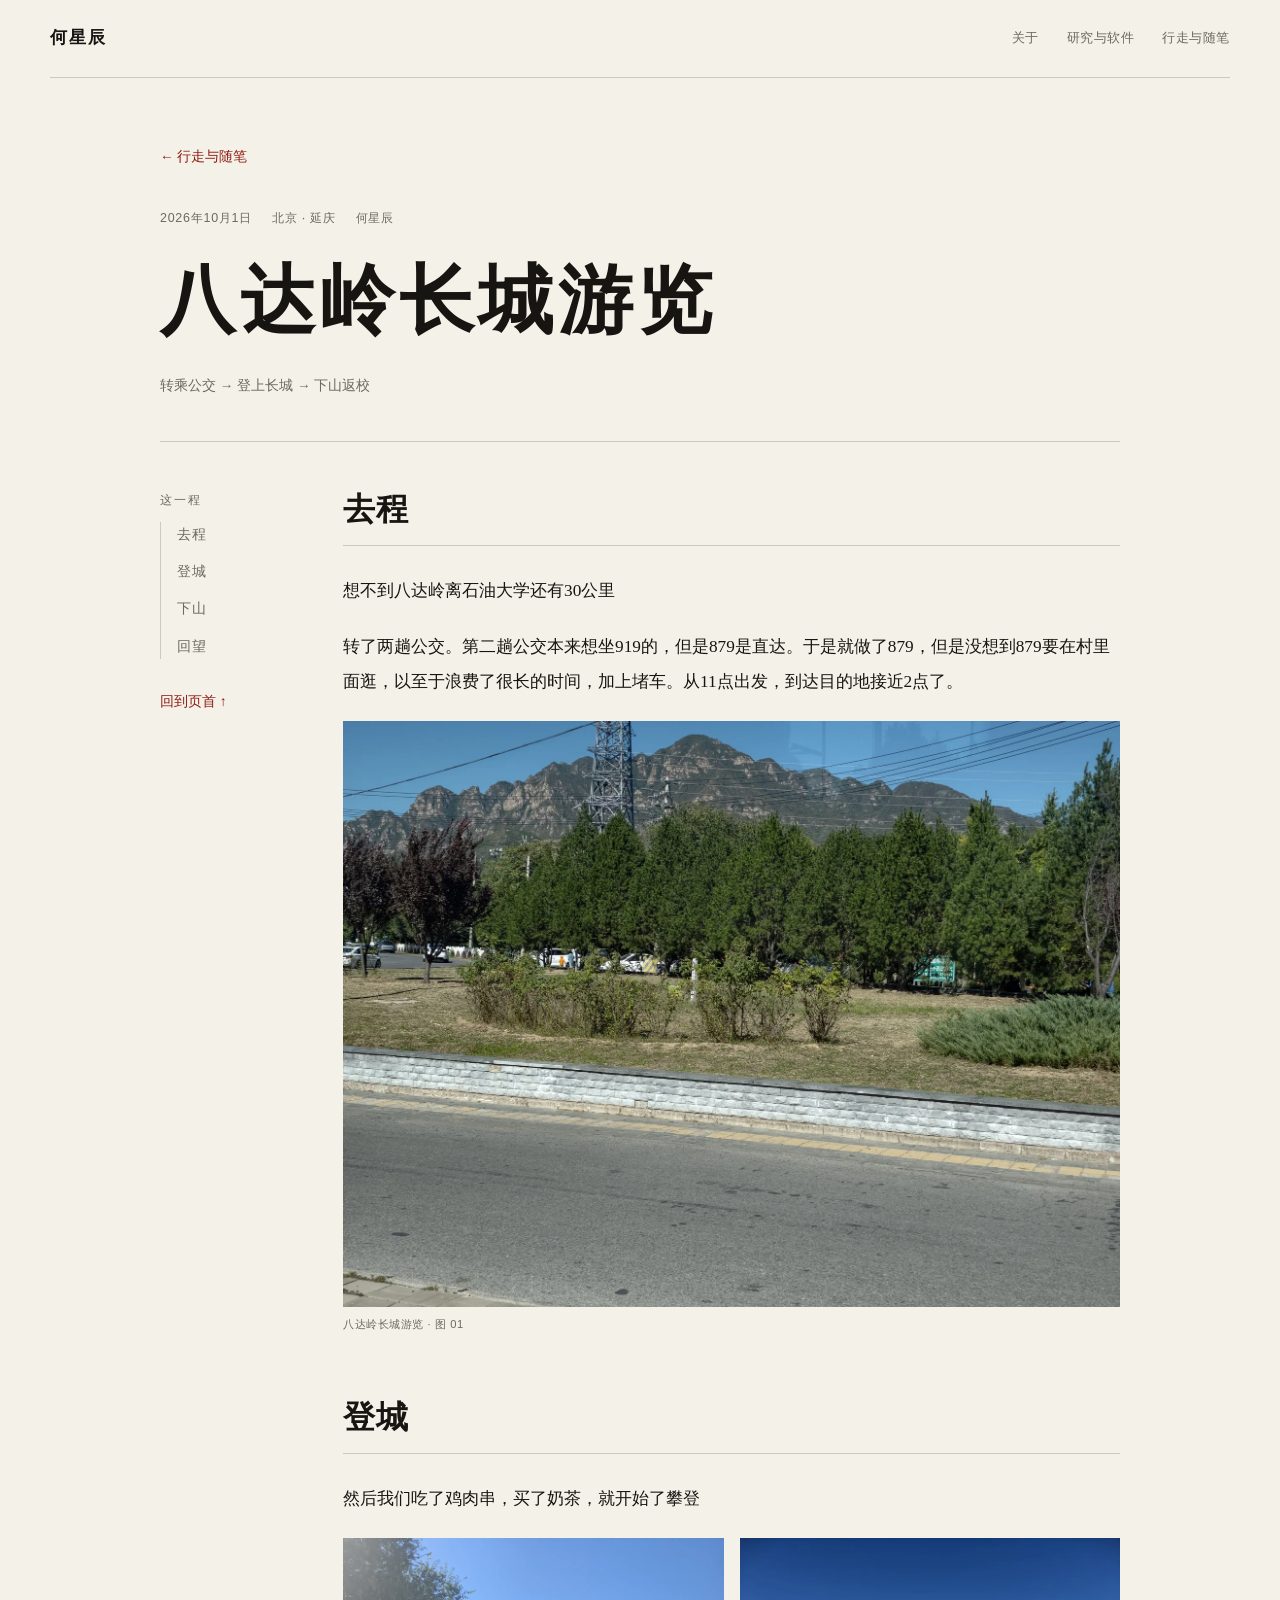
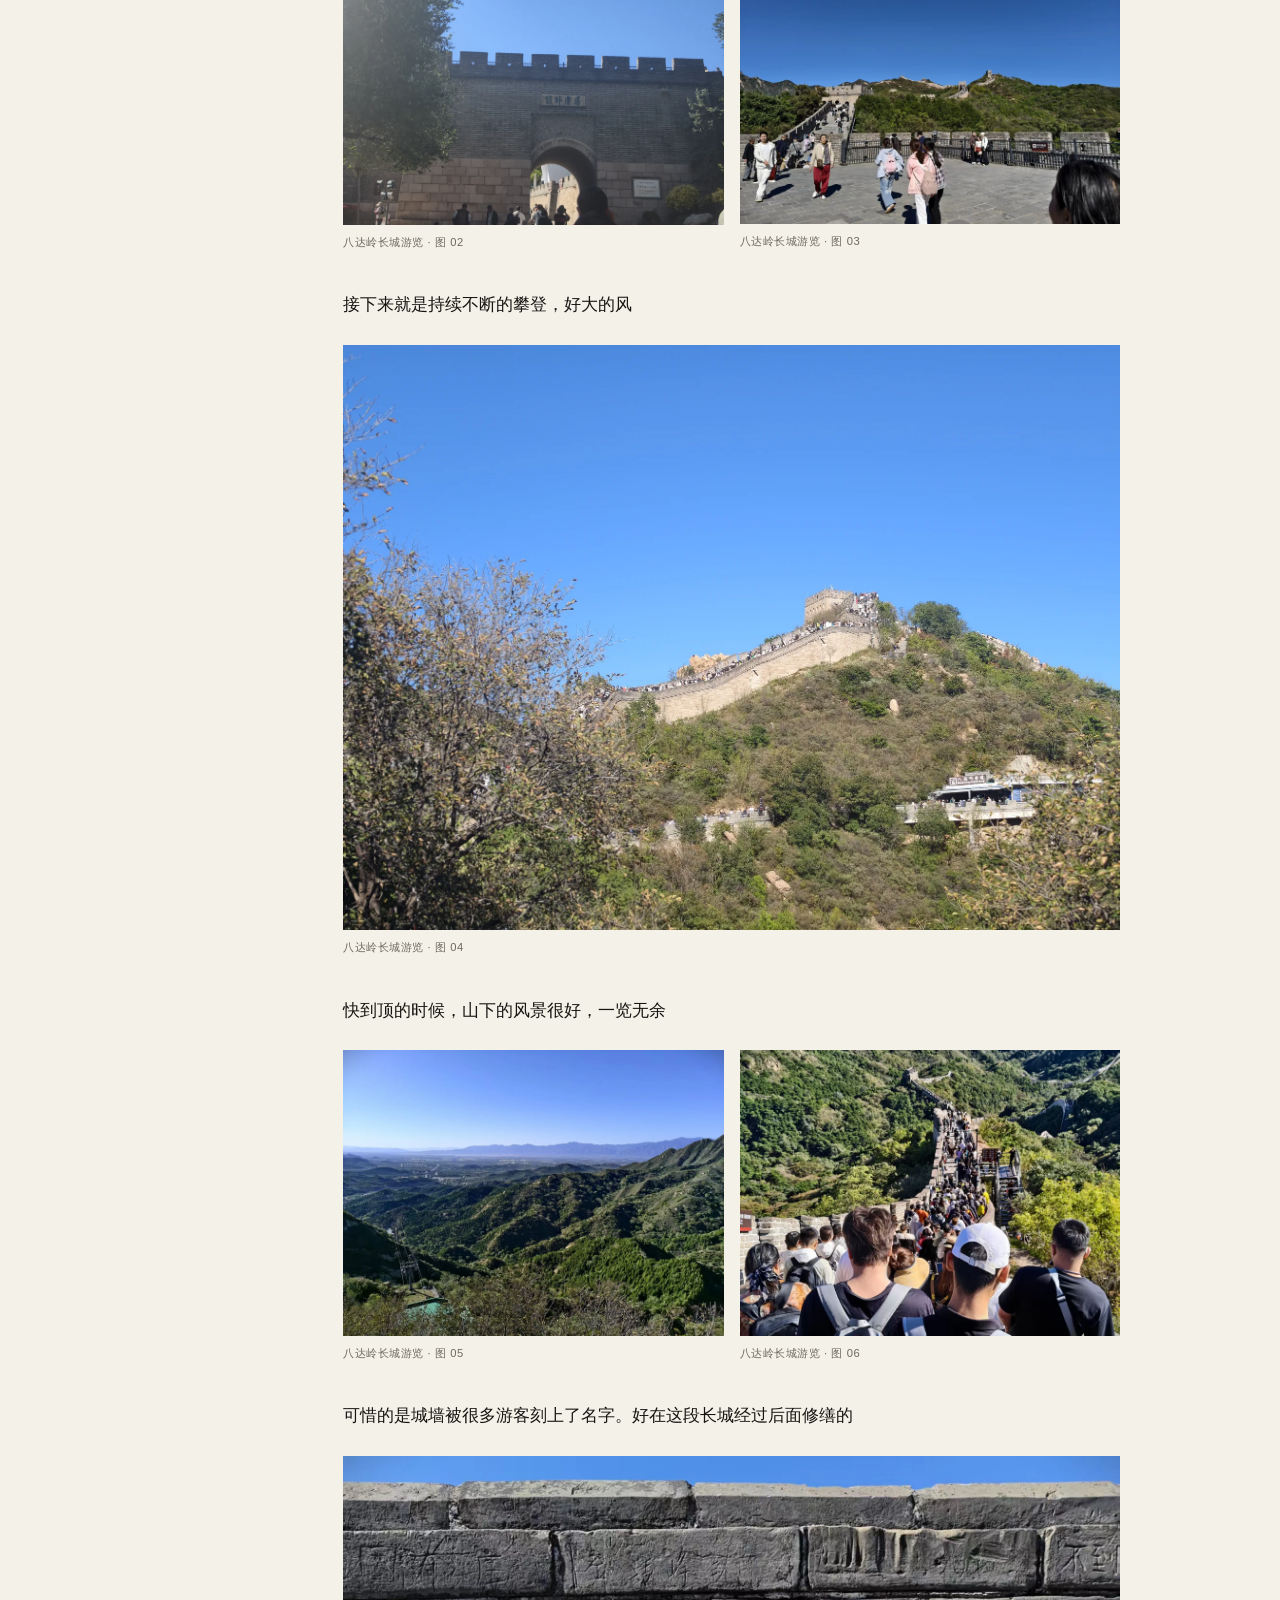
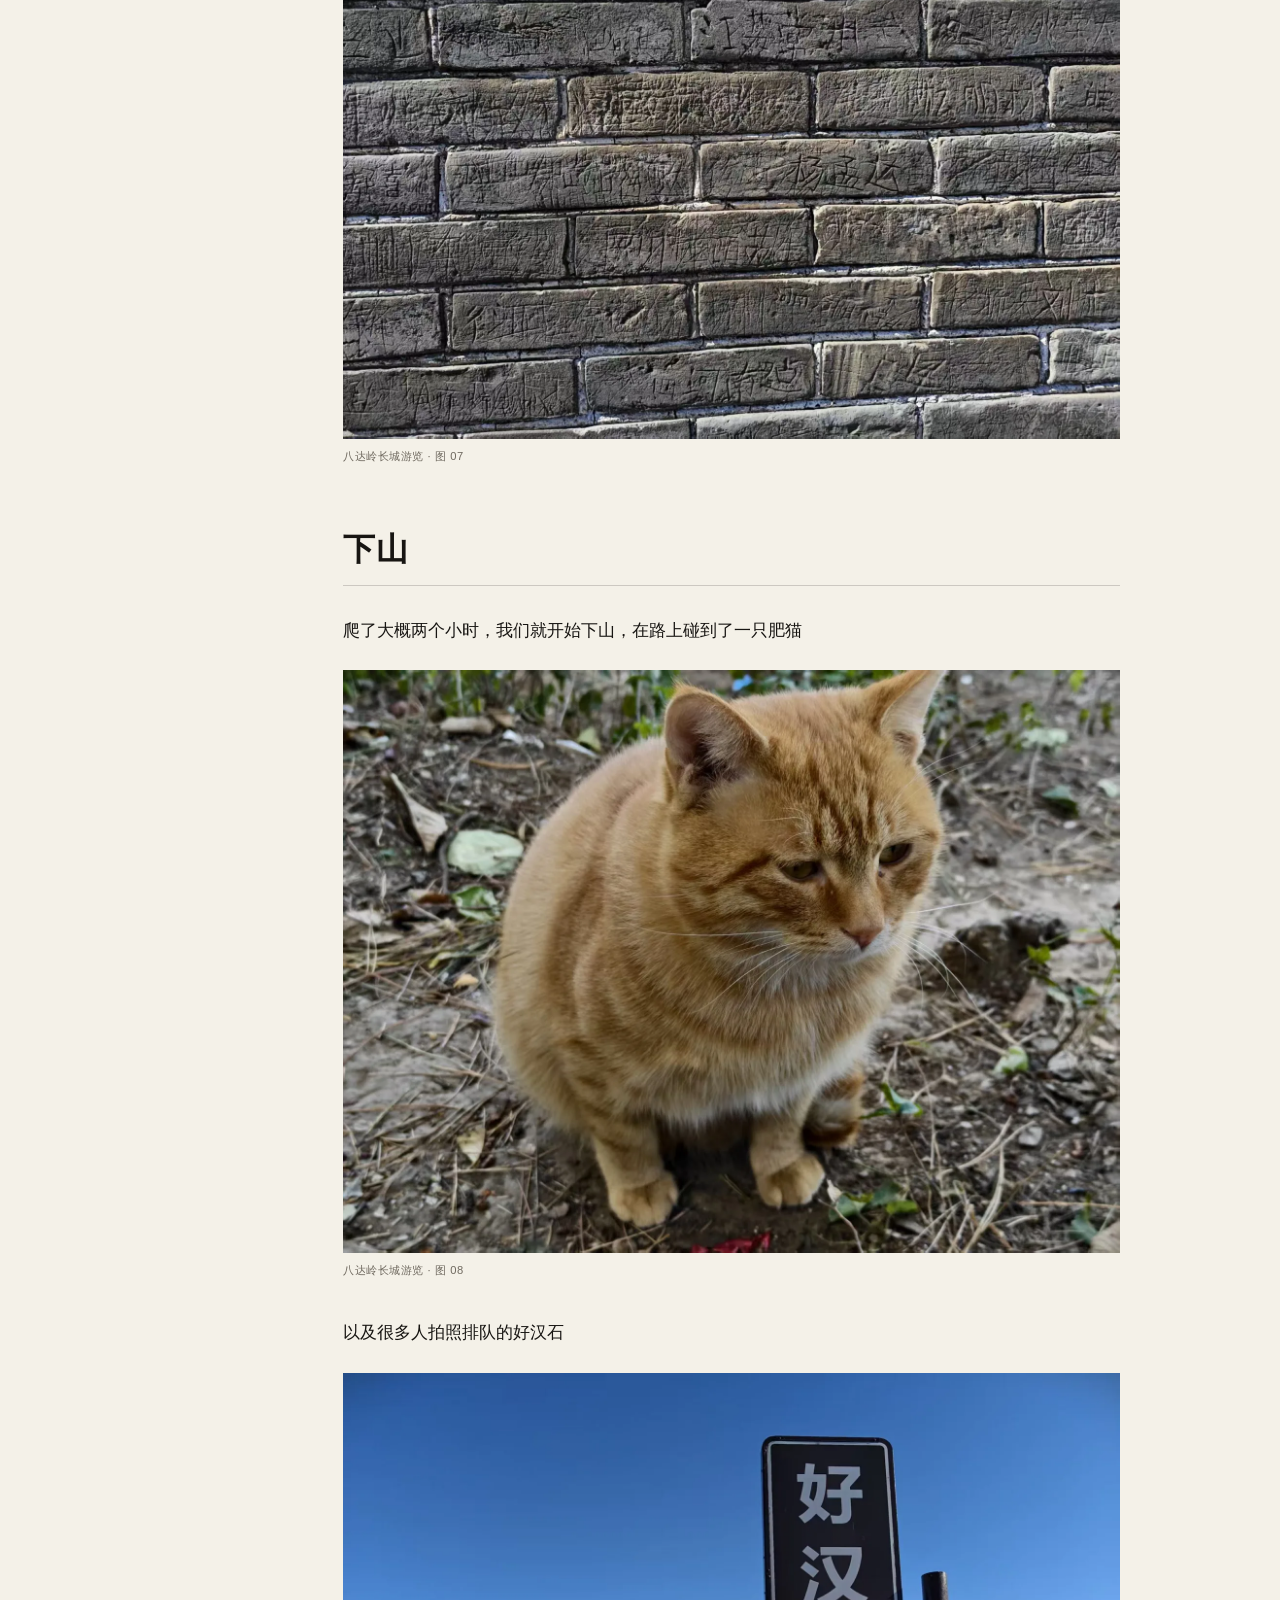
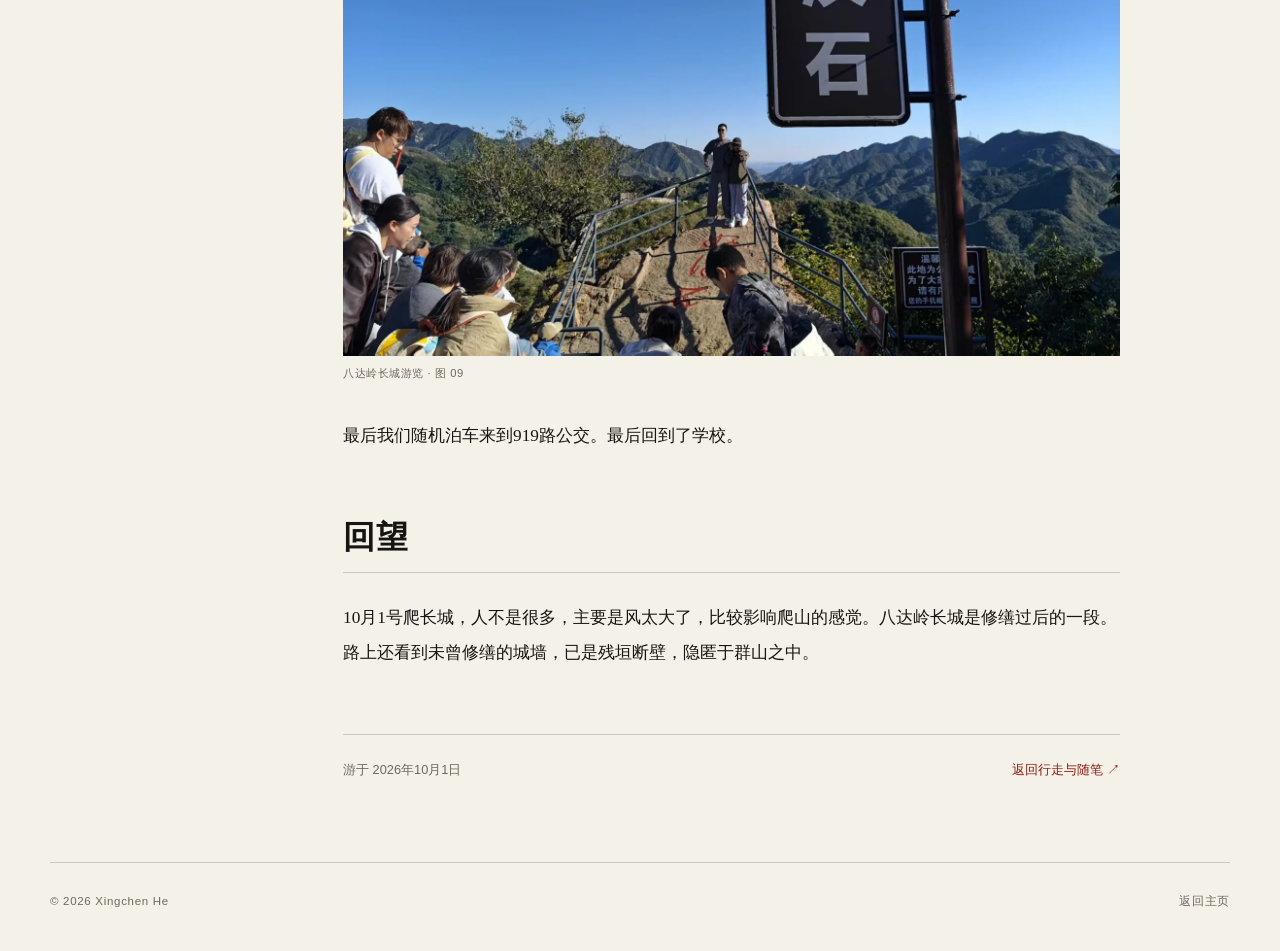
<file: journal/2026-10-01-badaling/index.html>
<!DOCTYPE html>
<html lang="zh-CN">
<head>
  <meta charset="UTF-8">
  <meta name="viewport" content="width=device-width, initial-scale=1.0">
  <meta name="author" content="Xingchen He">
  <meta name="description" content="2026年10月1日的八达岭长城游记：转乘公交、迎风登城、远眺群山，以及下山路上遇到的橘猫。">
  <meta property="og:title" content="八达岭长城游览 | 何星辰">
  <meta property="og:description" content="国庆登长城，记下风中的攀登、山间的景色和沿途的小事。">
  <meta property="og:type" content="article">
  <meta property="og:url" content="https://chuan1937.github.io/journal/2026-10-01-badaling/">
  <meta property="og:image" content="https://chuan1937.github.io/assets/images/travel/2026-10-01-badaling/cover.webp">
  <meta property="article:published_time" content="2026-10-01">
  <link rel="canonical" href="https://chuan1937.github.io/journal/2026-10-01-badaling/">
  <title>八达岭长城游览 | 何星辰</title>
  <link rel="stylesheet" href="../../styles.css">
  <link rel="stylesheet" href="../journal.css">
</head>
<body class="journal-page">
  <a class="skip-link" href="#article">跳到正文</a>
  <header class="site-header">
    <a class="site-name" href="../../">何星辰</a>
    <nav aria-label="主导航"><a href="../../#about">关于</a><a href="../../#work">研究与软件</a><a href="../" aria-current="true">行走与随笔</a></nav>
  </header>
  <main id="top">
    <header class="journal-heading">
      <a class="back-link" href="../">← 行走与随笔</a>
      <p class="journal-meta"><time datetime="2026-10-01">2026年10月1日</time><span>北京 · 延庆</span><span>何星辰</span></p>
      <h1>八达岭长城游览</h1>
      <p class="journal-route">转乘公交 → 登上长城 → 下山返校</p>
      <p class="journal-views" data-views hidden>本文阅读 <span id="vercount_value_page_pv" data-views-count>…</span> 次</p>
    </header>
    <div class="journal-layout">
      <aside class="journal-toc" aria-label="游记目录"><p>这一程</p><nav aria-label="文章章节"><a href="#journey">去程</a><a href="#climb">登城</a><a href="#descent">下山</a><a href="#afterword">回望</a></nav><a class="back-link" href="#top">回到页首 ↑</a></aside>
      <article id="article" class="journal-body">
<section class="journal-section" id="journey" aria-labelledby="journey-title"><h2 id="journey-title">去程</h2>
<p>想不到八达岭离石油大学还有30公里</p>
<p>转了两趟公交。第二趟公交本来想坐919的，但是879是直达。于是就做了879，但是没想到879要在村里面逛，以至于浪费了很长的时间，加上堵车。从11点出发，到达目的地接近2点了。</p>
<div class="photo-group">
<figure><a href="../../assets/images/travel/2026-10-01-badaling/01.webp" target="_blank" rel="noopener" aria-label="查看图 01 大图（新窗口）"><img src="../../assets/images/travel/2026-10-01-badaling/01.webp" alt="去程路旁的山景" width="1600" height="1205" loading="lazy" decoding="async"></a><figcaption>八达岭长城游览 · 图 01</figcaption></figure>
</div>
</section>
<section class="journal-section" id="climb" aria-labelledby="climb-title"><h2 id="climb-title">登城</h2>
<p>然后我们吃了鸡肉串，买了奶茶，就开始了攀登</p>
<div class="photo-group">
<figure><a href="../../assets/images/travel/2026-10-01-badaling/02.webp" target="_blank" rel="noopener" aria-label="查看图 02 大图（新窗口）"><img src="../../assets/images/travel/2026-10-01-badaling/02.webp" alt="八达岭长城入口" width="1600" height="1205" loading="lazy" decoding="async"></a><figcaption>八达岭长城游览 · 图 02</figcaption></figure>
<figure><a href="../../assets/images/travel/2026-10-01-badaling/03.webp" target="_blank" rel="noopener" aria-label="查看图 03 大图（新窗口）"><img src="../../assets/images/travel/2026-10-01-badaling/03.webp" alt="蓝天下的长城与登城游客" width="1600" height="1200" loading="lazy" decoding="async"></a><figcaption>八达岭长城游览 · 图 03</figcaption></figure>
</div>
<p>接下来就是持续不断的攀登，好大的风</p>
<div class="photo-group">
<figure><a href="../../assets/images/travel/2026-10-01-badaling/04.webp" target="_blank" rel="noopener" aria-label="查看图 04 大图（新窗口）"><img src="../../assets/images/travel/2026-10-01-badaling/04.webp" alt="山上的城墙与敌楼" width="1600" height="1205" loading="lazy" decoding="async"></a><figcaption>八达岭长城游览 · 图 04</figcaption></figure>
</div>
<p>快到顶的时候，山下的风景很好，一览无余</p>
<div class="photo-group">
<figure><a href="../../assets/images/travel/2026-10-01-badaling/05.webp" target="_blank" rel="noopener" aria-label="查看图 05 大图（新窗口）"><img src="../../assets/images/travel/2026-10-01-badaling/05.webp" alt="从高处远眺群山" width="1600" height="1200" loading="lazy" decoding="async"></a><figcaption>八达岭长城游览 · 图 05</figcaption></figure>
<figure><a href="../../assets/images/travel/2026-10-01-badaling/06.webp" target="_blank" rel="noopener" aria-label="查看图 06 大图（新窗口）"><img src="../../assets/images/travel/2026-10-01-badaling/06.webp" alt="沿山势延伸的长城与游客" width="1600" height="1200" loading="lazy" decoding="async"></a><figcaption>八达岭长城游览 · 图 06</figcaption></figure>
</div>
<p>可惜的是城墙被很多游客刻上了名字。好在这段长城经过后面修缮的</p>
<div class="photo-group">
<figure><a href="../../assets/images/travel/2026-10-01-badaling/07.webp" target="_blank" rel="noopener" aria-label="查看图 07 大图（新窗口）"><img src="../../assets/images/travel/2026-10-01-badaling/07.webp" alt="被刻上文字的城砖" width="1600" height="1200" loading="lazy" decoding="async"></a><figcaption>八达岭长城游览 · 图 07</figcaption></figure>
</div>
</section>
<section class="journal-section" id="descent" aria-labelledby="descent-title"><h2 id="descent-title">下山</h2>
<p>爬了大概两个小时，我们就开始下山，在路上碰到了一只肥猫</p>
<div class="photo-group">
<figure><a href="../../assets/images/travel/2026-10-01-badaling/08.webp" target="_blank" rel="noopener" aria-label="查看图 08 大图（新窗口）"><img src="../../assets/images/travel/2026-10-01-badaling/08.webp" alt="下山途中遇到的橘猫" width="1600" height="1200" loading="lazy" decoding="async"></a><figcaption>八达岭长城游览 · 图 08</figcaption></figure>
</div>
<p>以及很多人拍照排队的好汉石</p>
<div class="photo-group">
<figure><a href="../../assets/images/travel/2026-10-01-badaling/09.webp" target="_blank" rel="noopener" aria-label="查看图 09 大图（新窗口）"><img src="../../assets/images/travel/2026-10-01-badaling/09.webp" alt="好汉石前的游客" width="1600" height="1200" loading="lazy" decoding="async"></a><figcaption>八达岭长城游览 · 图 09</figcaption></figure>
</div>
<p>最后我们随机泊车来到919路公交。最后回到了学校。</p>
</section>
<section class="journal-section" id="afterword" aria-labelledby="afterword-title"><h2 id="afterword-title">回望</h2>
<p>10月1号爬长城，人不是很多，主要是风太大了，比较影响爬山的感觉。八达岭长城是修缮过后的一段。路上还看到未曾修缮的城墙，已是残垣断壁，隐匿于群山之中。</p>
</section>
        <div class="journal-end"><span>游于 2026年10月1日</span><a href="../">返回行走与随笔 ↗</a></div>
      </article>
    </div>
  </main>
  <footer><p>© 2026 Xingchen He</p><a href="../../">返回主页</a></footer>
  <script src="../journal-stats.js" defer></script>
</body>
</html>
</file>
<file: styles.css>
:root {
  --paper: #f4f1e8;
  --paper-deep: #e8e1d2;
  --ink: #171512;
  --muted: #6f695f;
  --line: rgba(23, 21, 18, 0.18);
  --red: #8f1d14;
  --max-width: 1180px;
  --serif: "Songti SC", "STSong", "Noto Serif CJK SC", Georgia, serif;
  --sans: -apple-system, BlinkMacSystemFont, "Segoe UI", "PingFang SC", "Microsoft YaHei", sans-serif;
}

* {
  box-sizing: border-box;
}

html {
  scroll-behavior: smooth;
}

body {
  margin: 0;
  color: var(--ink);
  background: var(--paper);
  font-family: var(--sans);
  line-height: 1.75;
  text-rendering: optimizeLegibility;
}

body::before {
  content: "";
  position: fixed;
  inset: 0;
  z-index: -1;
  pointer-events: none;
  opacity: 0.18;
  background-image:
    linear-gradient(rgba(255, 255, 255, 0.22) 1px, transparent 1px),
    linear-gradient(90deg, rgba(255, 255, 255, 0.18) 1px, transparent 1px);
  background-size: 5px 5px;
}

img {
  display: block;
  max-width: 100%;
}

a {
  color: inherit;
  text-decoration: none;
}

.site-header {
  width: min(calc(100% - 48px), var(--max-width));
  min-height: 78px;
  margin: 0 auto;
  display: flex;
  align-items: center;
  justify-content: space-between;
  border-bottom: 1px solid var(--line);
}

.site-name {
  font-family: var(--serif);
  font-size: 1.08rem;
  font-weight: 700;
  letter-spacing: 0.12em;
}

nav {
  display: flex;
  gap: 28px;
}

nav a {
  color: var(--muted);
  font-size: 0.82rem;
  letter-spacing: 0.04em;
  transition: color 150ms ease;
}

nav a:hover,
nav a:focus-visible {
  color: var(--red);
}

.opening {
  width: min(calc(100% - 48px), var(--max-width));
  min-height: calc(100vh - 78px);
  margin: 0 auto;
  padding: 72px 0 90px;
  display: grid;
  grid-template-columns: minmax(340px, 0.92fr) minmax(420px, 1.08fr);
  align-items: stretch;
  gap: clamp(54px, 8vw, 120px);
}

.memory-image {
  margin: 0;
  position: relative;
  align-self: start;
}

.memory-image img {
  width: 100%;
  max-height: 680px;
  object-fit: contain;
  position: relative;
  background: #d9d3c7;
  filter: contrast(1.04);
  box-shadow: 0 22px 60px rgba(31, 25, 18, 0.12);
}

.memory-image figcaption {
  position: absolute;
  top: 100%;
  left: 0;
  right: 0;
  margin-top: 10px;
  color: var(--muted);
  font-family: var(--serif);
  font-size: 0.88rem;
  line-height: 1.4;
  letter-spacing: 0.08em;
  text-align: center;
}

.memory-image figcaption span {
  font-family: var(--sans);
  font-size: 0.7rem;
  letter-spacing: 0.13em;
  text-transform: uppercase;
}

.poem-panel {
  max-width: 590px;
  display: flex;
  flex-direction: column;
  justify-content: flex-start;
  transform: translateY(-14px);
}

h1,
h2,
p,
blockquote {
  margin-top: 0;
}

h1,
h2 {
  font-family: var(--serif);
}

h1 {
  margin-bottom: 6px;
  padding-top: 0.08em;
  font-size: clamp(3.4rem, 6.8vw, 6rem);
  font-weight: 700;
  line-height: 1;
  letter-spacing: 0.12em;
}

.credit {
  margin-bottom: 34px;
  color: var(--muted);
  font-family: var(--serif);
  font-size: 0.88rem;
  letter-spacing: 0.1em;
}

.poem {
  margin: 0;
  padding: 0 0 0 28px;
  border-left: 2px solid var(--red);
  font-family: var(--serif);
  font-size: clamp(1rem, 1.55vw, 1.15rem);
  line-height: 1.9;
}

.poem p {
  margin-bottom: 18px;
}

.poem p:last-child {
  margin-bottom: 0;
}

.section {
  width: min(calc(100% - 48px), var(--max-width));
  margin: 0 auto;
  padding: 105px 0;
  display: grid;
  grid-template-columns: 180px minmax(0, 1fr);
  gap: 70px;
  border-top: 1px solid var(--line);
}

.section-label {
  padding-top: 8px;
  color: var(--red);
  font-size: 0.74rem;
  font-weight: 700;
  letter-spacing: 0.16em;
}

.section-content {
  max-width: 820px;
}

h2 {
  margin-bottom: 26px;
  font-size: clamp(2rem, 4.6vw, 3.6rem);
  line-height: 1.2;
  letter-spacing: 0.03em;
}

.intro {
  max-width: 760px;
  margin-bottom: 50px;
  color: #3f3b35;
  font-family: var(--serif);
  font-size: clamp(1.08rem, 2vw, 1.35rem);
  line-height: 1.95;
}

.facts {
  border-top: 1px solid var(--line);
}

.facts p {
  margin: 0;
  padding: 15px 0;
  display: grid;
  grid-template-columns: 110px 1fr;
  gap: 26px;
  border-bottom: 1px solid var(--line);
  color: #4f4a43;
  font-size: 0.9rem;
}

.facts span {
  color: var(--muted);
}

.facts a:hover,
.facts a:focus-visible {
  color: var(--red);
}

.work-list {
  border-top: 1px solid var(--line);
}

.work-item {
  min-height: 104px;
  display: grid;
  grid-template-columns: 52px 1fr auto;
  align-items: center;
  gap: 24px;
  border-bottom: 1px solid var(--line);
  transition: padding 170ms ease, color 170ms ease;
}

.work-item:hover,
.work-item:focus-visible {
  padding-left: 12px;
  color: var(--red);
}

.work-number {
  color: var(--muted);
  font-size: 0.72rem;
  letter-spacing: 0.1em;
}

.work-main {
  display: grid;
  gap: 4px;
}

.work-main strong {
  font-family: var(--serif);
  font-size: 1.2rem;
  letter-spacing: 0.02em;
}

.work-main small {
  color: var(--muted);
  font-size: 0.82rem;
}

.arrow {
  color: var(--muted);
  font-size: 1rem;
}

footer {
  width: min(calc(100% - 48px), var(--max-width));
  margin: 0 auto;
  padding: 28px 0 40px;
  display: flex;
  justify-content: space-between;
  gap: 24px;
  border-top: 1px solid var(--line);
  color: var(--muted);
  font-size: 0.72rem;
  letter-spacing: 0.06em;
}

footer p {
  margin: 0;
}

:focus-visible {
  outline: 2px solid var(--red);
  outline-offset: 5px;
}

@media (max-width: 900px) {
  .opening {
    min-height: auto;
    grid-template-columns: 1fr;
    gap: 64px;
  }

  .memory-image {
    width: min(100%, 610px);
  }

  .poem-panel {
    max-width: 680px;
  }

  .section {
    grid-template-columns: 120px 1fr;
    gap: 44px;
  }
}

@media (max-width: 640px) {
  .site-header,
  .opening,
  .section,
  footer {
    width: min(calc(100% - 32px), var(--max-width));
  }

  .site-header {
    min-height: 66px;
  }

  nav {
    gap: 16px;
  }

  nav a:first-child {
    display: none;
  }

  .opening {
    padding: 44px 0 72px;
  }

  .memory-image img {
    max-height: 540px;
  }

  h1 {
    font-size: clamp(3rem, 16vw, 4.6rem);
  }

  .credit {
    margin-bottom: 30px;
  }

  .poem {
    padding-left: 20px;
    font-size: 0.95rem;
    line-height: 1.9;
  }

  .section {
    padding: 76px 0;
    grid-template-columns: 1fr;
    gap: 26px;
  }

  .section-label {
    padding-top: 0;
  }

  .facts p {
    grid-template-columns: 1fr;
    gap: 4px;
  }

  .work-item {
    grid-template-columns: 34px 1fr auto;
    gap: 14px;
  }

  footer {
    flex-direction: column;
    gap: 6px;
  }
}

@media (prefers-reduced-motion: reduce) {
  html {
    scroll-behavior: auto;
  }

  *,
  *::before,
  *::after {
    transition-duration: 0.01ms !important;
  }
}
</file>
<file: journal/journal.css>
/* Travel writing shares the homepage's paper, ink and vermilion palette. */
.site-header { gap: 20px; }
.journal-intro { color: var(--muted); font-family: var(--serif); font-size: 1.12rem; margin-bottom: 32px; }
.journal-card { display: grid; grid-template-columns: minmax(0, 1fr) minmax(0, 1fr); gap: 32px; align-items: center; border-top: 1px solid var(--line); border-bottom: 1px solid var(--line); padding: 24px 0; }
.journal-card > img { width: 100%; height: auto; aspect-ratio: 4 / 3; object-fit: cover; }
.journal-card h3 { font-family: var(--serif); font-size: clamp(1.5rem, 3vw, 2rem); margin: 12px 0; line-height: 1.4; }
.journal-card-copy > p:not(.journal-meta) { color: var(--muted); font-size: .95rem; }
.journal-card:hover h3 { color: var(--red); }
.journal-meta { display: flex; flex-wrap: wrap; gap: 8px 20px; font-size: .78rem; color: var(--muted); letter-spacing: .06em; }
.read-link, .all-journals, .back-link { color: var(--red); font-size: .85rem; }
.all-journals { display: inline-block; margin-top: 22px; }
.journal-index { width: min(calc(100% - 48px), 960px); margin: 0 auto; padding: 88px 0 110px; min-height: 75vh; }
.journal-index h1, .journal-heading h1 { font-size: clamp(2.6rem, 6vw, 4.7rem); letter-spacing: .06em; line-height: 1.3; margin: 16px 0 24px; }
.journal-index .journal-card { margin-top: 48px; }
.journal-heading { width: min(calc(100% - 48px), 960px); margin: 0 auto; padding: 64px 0 44px; border-bottom: 1px solid var(--line); }
.journal-heading > .journal-meta { margin-top: 38px; }
.journal-epigraph { font-family: var(--serif); font-size: clamp(1.15rem, 3vw, 1.6rem); color: var(--red); line-height: 2.05; letter-spacing: .08em; margin: 28px 0 8px; padding: 22px 30px; border-left: 4px solid var(--red); }
.journal-route { font-size: .85rem; color: var(--muted); margin: 24px 0 0; }
.journal-views { font-size: .85rem; color: var(--muted); letter-spacing: .04em; margin: 10px 0 0; }
.journal-layout { width: min(calc(100% - 48px), 960px); margin: 0 auto; display: grid; grid-template-columns: 135px minmax(0, 1fr); gap: 48px; padding: 48px 0 80px; }
.journal-toc { position: sticky; top: 32px; align-self: start; }
.journal-toc > p { color: var(--muted); font-size: .72rem; letter-spacing: .18em; }
.journal-toc nav { flex-direction: column; gap: 12px; border-left: 1px solid var(--line); padding-left: 16px; margin-bottom: 28px; }
.journal-toc nav a { font-size: .9rem; }
.journal-body { min-width: 0; }
.journal-section { scroll-margin-top: 28px; margin-bottom: 64px; }
.journal-section h2 { font-size: 2rem; border-bottom: 1px solid var(--line); padding-bottom: 16px; margin-bottom: 28px; }
.journal-section > p { font-family: var(--serif); font-size: 1.08rem; line-height: 2; margin-bottom: 22px; overflow-wrap: anywhere; }
.photo-group { display: grid; grid-template-columns: repeat(2, minmax(0, 1fr)); gap: 16px; margin: 0 0 36px; }
.photo-group:has(> figure:only-child) { grid-template-columns: 1fr; }
.photo-group figure { margin: 0; min-width: 0; }
.photo-group img { width: 100%; height: auto; max-height: 690px; object-fit: contain; background: var(--paper-deep); }
.photo-group figcaption { margin-top: 8px; color: var(--muted); font-size: .7rem; letter-spacing: .05em; }
.journal-end { display: flex; justify-content: space-between; gap: 20px; flex-wrap: wrap; padding-top: 24px; border-top: 1px solid var(--line); color: var(--muted); font-size: .8rem; }
.journal-end a { color: var(--red); }
.skip-link { position: absolute; top: -100px; left: 16px; background: var(--paper); padding: 12px; z-index: 10; }
.skip-link:focus { top: 12px; }
@media (max-width: 700px) {
  .site-header { flex-wrap: wrap; padding: 14px 0; gap: 12px; }
  .site-header nav { flex-wrap: wrap; gap: 12px 18px; }
  .journal-index, .journal-heading, .journal-layout { width: calc(100% - 32px); }
  .journal-heading, .journal-index { padding-top: 40px; }
  .journal-layout { grid-template-columns: 1fr; gap: 36px; padding-top: 28px; }
  .journal-toc { position: static; }
  .journal-toc nav { flex-direction: row; flex-wrap: wrap; gap: 12px 22px; margin-bottom: 0; padding: 0; border: 0; }
  .journal-toc nav a:first-child { display: inline; }
  .journal-toc > .back-link { display: none; }
  .journal-card { grid-template-columns: 1fr; gap: 20px; }
  .journal-section > p { font-size: 1.02rem; }
  .photo-group { grid-template-columns: 1fr; gap: 22px; }
  .journal-section { margin-bottom: 48px; }
}
</file>
